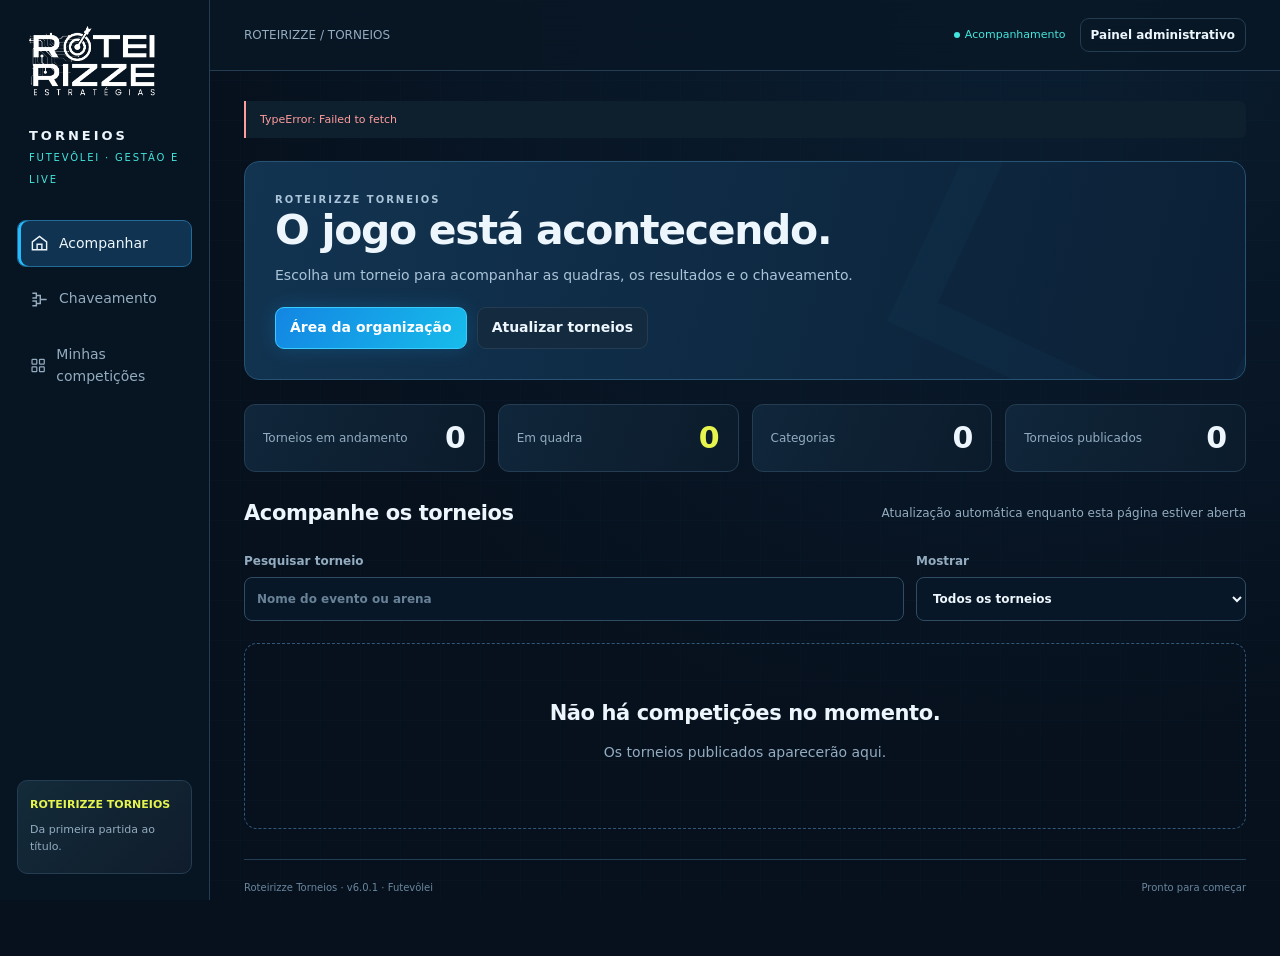
<file: index.html>
<!doctype html>
<html lang="pt-BR"><head><meta charset="utf-8"><script>/* Keep assets relative to the project folder on clean routes ending in /. */
(function(){if(!location.pathname.endsWith('/'))return;var parts=location.pathname.split('/').filter(Boolean),leaf=(parts.pop()||'').toLowerCase();if(['admin','inscricoes','chaveamento','index'].indexOf(leaf)<0)return;var base=document.createElement('base');base.href='../';document.head.appendChild(base);})();</script><meta name="referrer" content="no-referrer"><script src="auth-redirect.js?v=6.0.1" defer></script><meta name="viewport" content="width=device-width,initial-scale=1"><meta name="theme-color" content="#071321"><title>Acompanhar | Roteirizze Torneios</title><meta name="description" content="Categorias, sorteio e acompanhamento de competições de futevôlei."><link rel="icon" href="assets/favicon.ico?v=6.0.1" sizes="any"><link rel="icon" href="assets/favicon-32.png?v=6.0.1" type="image/png" sizes="32x32"><link rel="apple-touch-icon" href="assets/apple-touch-icon.png?v=6.0.1"><link rel="stylesheet" href="styles.css?v=6.0.1"><script src="templates.js?v=6.0.1" defer></script><script src="routing.js?v=6.0.1" defer></script><script src="crossings.js?v=6.0.1" defer></script><script src="engine.js?v=6.0.1" defer></script><script src="match-origins.js?v=6.0.1" defer></script><script src="layout.js?v=6.0.1" defer></script><script src="config.js?v=6.0.1" defer></script><script src="vendor/supabase.js?v=2.118.0" defer></script><script src="cloud.js?v=6.0.1" defer></script><script src="viewport.js?v=6.0.1" defer></script><script src="print-bracket.js?v=6.0.1" defer></script><script src="portal.js?v=6.0.1" defer></script><script src="features.js?v=6.0.1" defer></script><script src="draw-show.js?v=6.0.1" defer></script><script src="management.js?v=6.0.1" defer></script><script src="category-memory.js?v=6.0.1" defer></script><script src="app.js?v=6.0.1" defer></script></head><body><div id="app"></div><dialog id="modal"></dialog><div id="toast" role="status" aria-live="polite"></div><noscript>Ative o JavaScript para usar o painel e acompanhar a competição.</noscript></body></html>
</file>
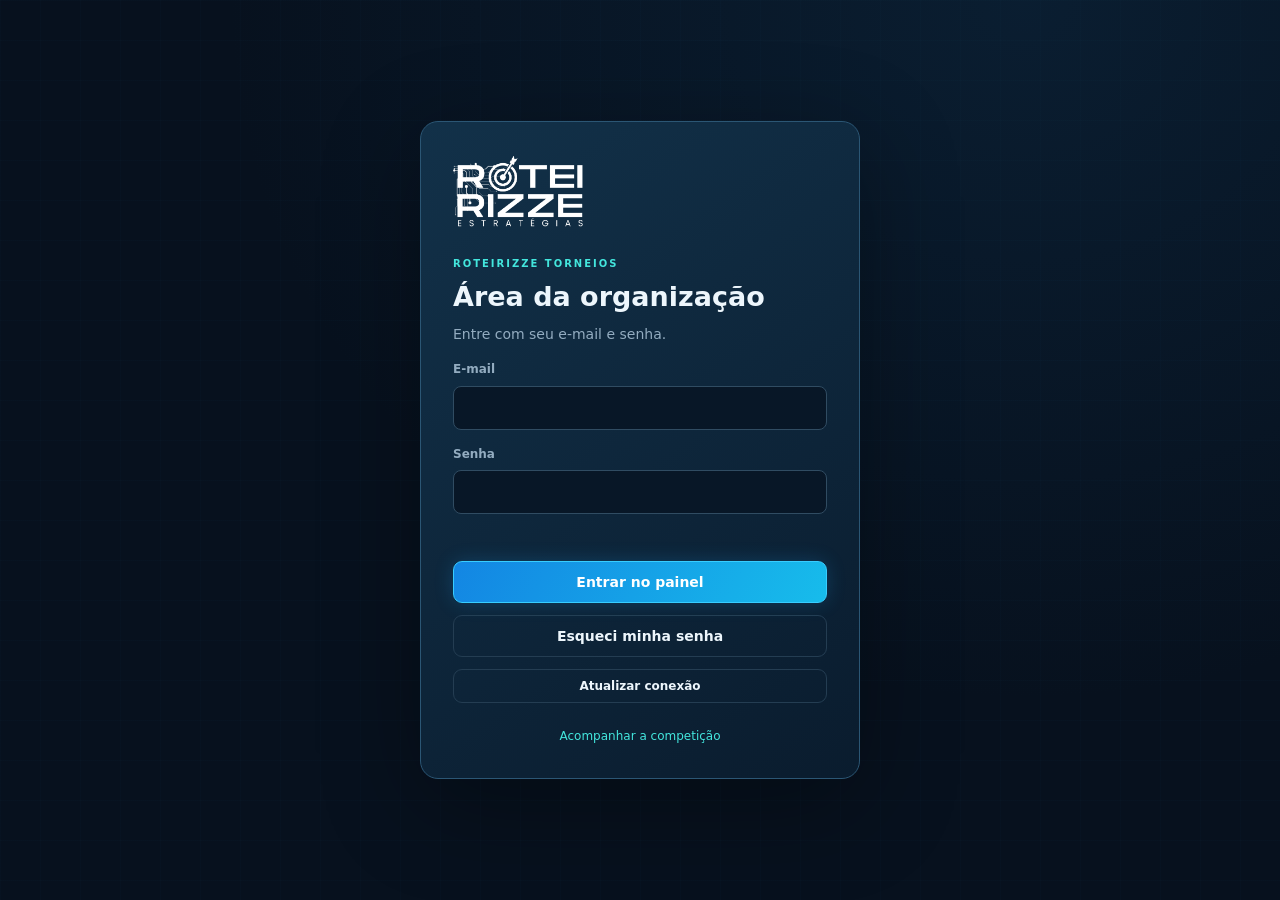
<file: admin.html>
<!doctype html>
<html lang="pt-BR"><head><meta charset="utf-8"><script>/* Keep assets relative to the project folder on clean routes ending in /. */
(function(){if(!location.pathname.endsWith('/'))return;var parts=location.pathname.split('/').filter(Boolean),leaf=(parts.pop()||'').toLowerCase();if(['admin','inscricoes','chaveamento','index'].indexOf(leaf)<0)return;var base=document.createElement('base');base.href='../';document.head.appendChild(base);})();</script><meta name="referrer" content="no-referrer"><script src="auth-redirect.js?v=6.0.1" defer></script><meta name="viewport" content="width=device-width,initial-scale=1"><meta name="theme-color" content="#071321"><title>Organização | Roteirizze Torneios</title><meta name="description" content="Categorias, sorteio e acompanhamento de competições de futevôlei."><link rel="icon" href="assets/favicon.ico?v=6.0.1" sizes="any"><link rel="icon" href="assets/favicon-32.png?v=6.0.1" type="image/png" sizes="32x32"><link rel="apple-touch-icon" href="assets/apple-touch-icon.png?v=6.0.1"><link rel="stylesheet" href="styles.css?v=6.0.1"><script src="templates.js?v=6.0.1" defer></script><script src="routing.js?v=6.0.1" defer></script><script src="crossings.js?v=6.0.1" defer></script><script src="engine.js?v=6.0.1" defer></script><script src="match-origins.js?v=6.0.1" defer></script><script src="layout.js?v=6.0.1" defer></script><script src="config.js?v=6.0.1" defer></script><script src="vendor/supabase.js?v=2.118.0" defer></script><script src="cloud.js?v=6.0.1" defer></script><script src="viewport.js?v=6.0.1" defer></script><script src="print-bracket.js?v=6.0.1" defer></script><script src="portal.js?v=6.0.1" defer></script><script src="features.js?v=6.0.1" defer></script><script src="draw-show.js?v=6.0.1" defer></script><script src="management.js?v=6.0.1" defer></script><script src="category-memory.js?v=6.0.1" defer></script><script src="app.js?v=6.0.1" defer></script></head><body><div id="app"></div><dialog id="modal"></dialog><div id="toast" role="status" aria-live="polite"></div><noscript>Ative o JavaScript para usar o painel e acompanhar a competição.</noscript></body></html>
</file>
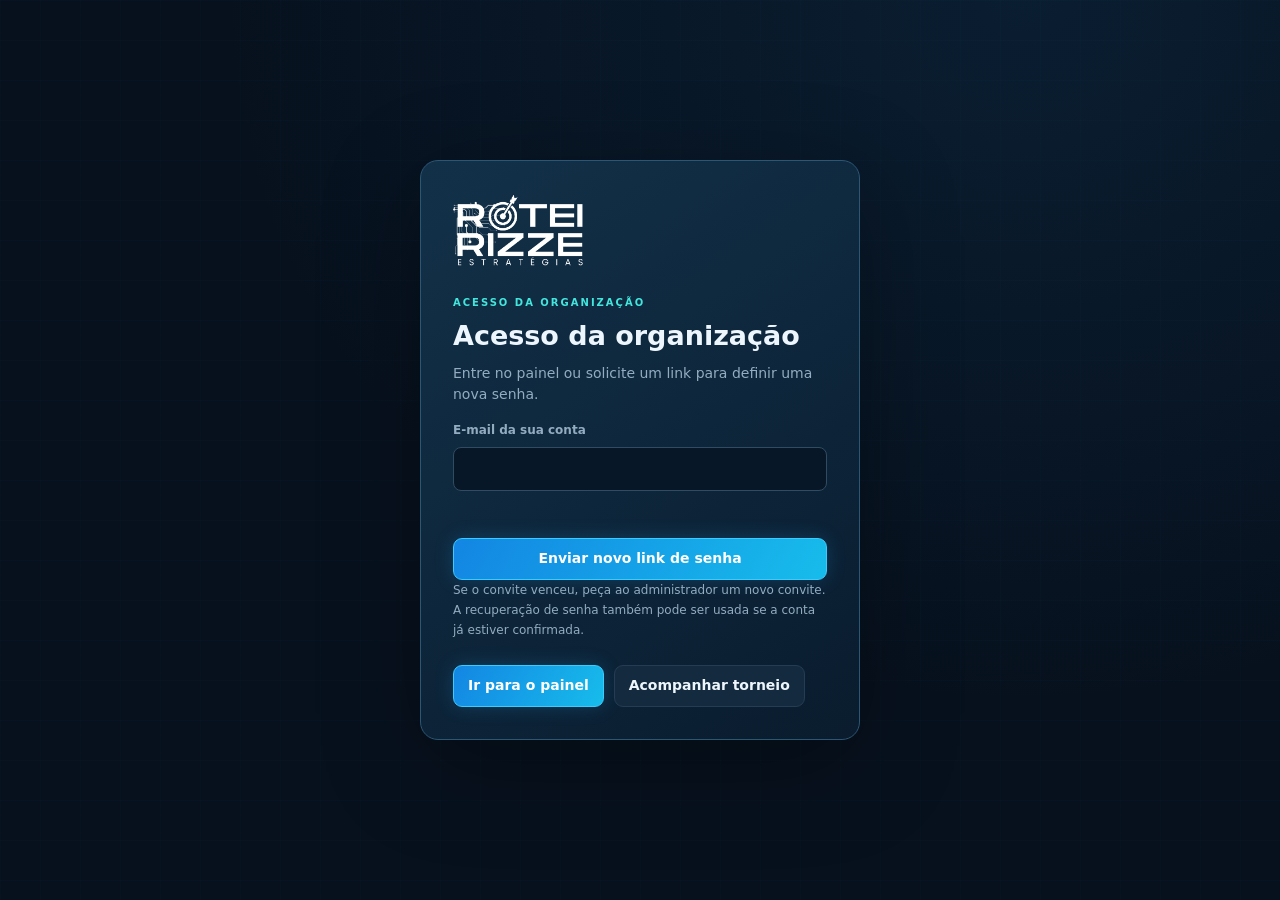
<file: auth.html>
<!doctype html>
<html lang="pt-BR"><head><meta charset="utf-8"><script>/* Keep assets relative to the project folder on clean routes ending in /. */
(function(){if(!location.pathname.endsWith('/'))return;var parts=location.pathname.split('/').filter(Boolean),leaf=(parts.pop()||'').toLowerCase();if(['admin','inscricoes','chaveamento','index','auth'].indexOf(leaf)<0)return;var base=document.createElement('base');base.href='../';document.head.appendChild(base);})();</script><meta name="viewport" content="width=device-width,initial-scale=1"><meta name="referrer" content="no-referrer"><meta name="robots" content="noindex,nofollow"><meta name="theme-color" content="#071321"><title>Acesso | Roteirizze Torneios</title><link rel="icon" href="assets/favicon.ico?v=6.0.1"><link rel="apple-touch-icon" href="assets/apple-touch-icon.png?v=6.0.1"><link rel="stylesheet" href="styles.css?v=6.0.1"><script src="config.js?v=6.0.1" defer></script><script src="vendor/supabase.js?v=2.118.0" defer></script><script src="auth-flow.js?v=6.0.1" defer></script><script src="auth-page.js?v=6.0.1" defer></script></head><body><main class="auth-page"><section class="auth-card"><a href="index.html"><img class="auth-logo" src="assets/logo-white.png" alt="Roteirizze"></a><div id="auth-content" aria-live="polite"><h1>Conferindo seu acesso</h1><p>Aguarde enquanto validamos seu link.</p></div></section></main><noscript>Ative o JavaScript para confirmar o e-mail ou definir sua senha.</noscript></body></html>
</file>
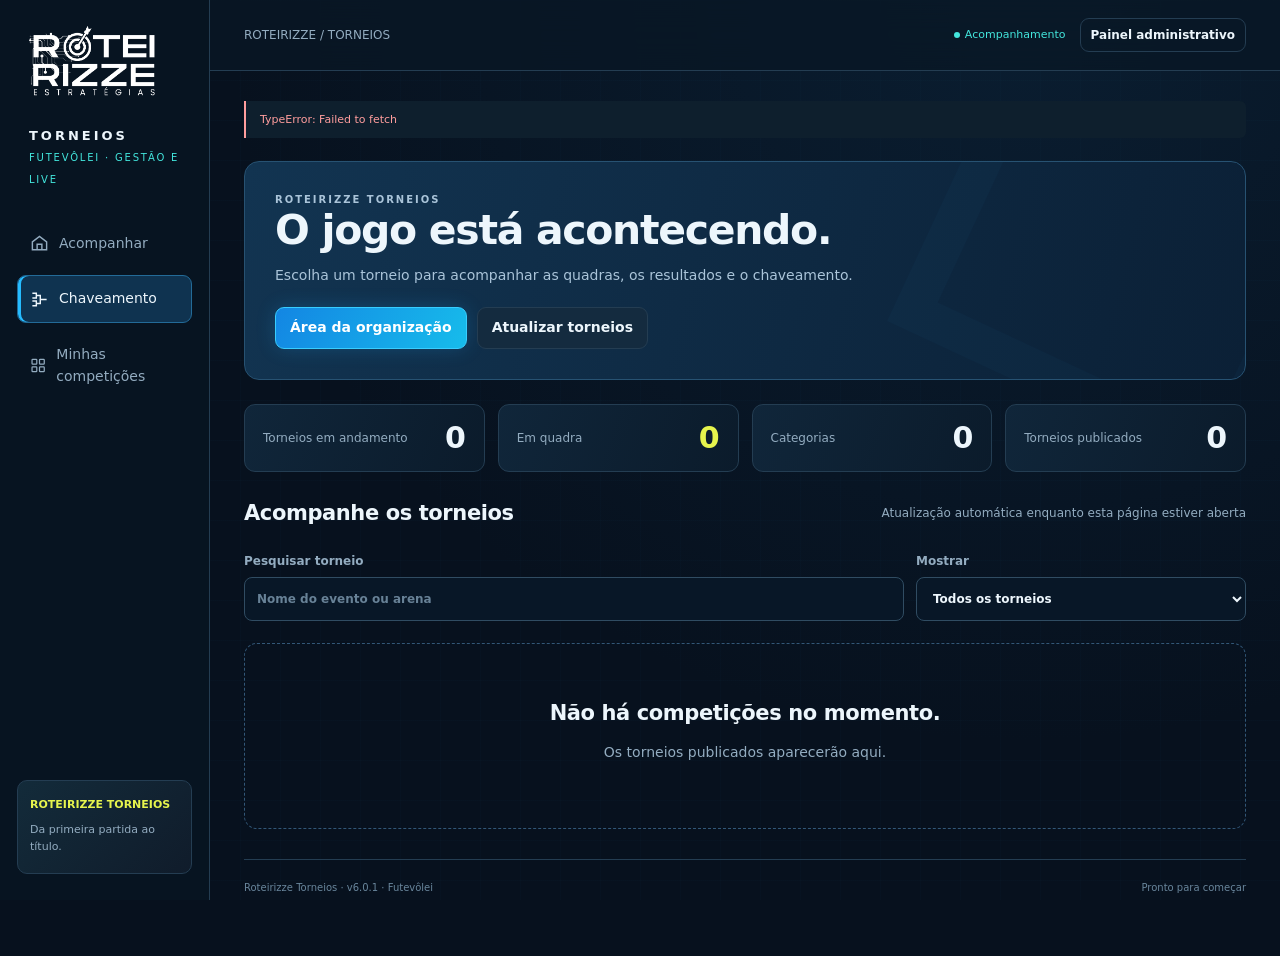
<file: chaveamento.html>
<!doctype html>
<html lang="pt-BR"><head><meta charset="utf-8"><script>/* Keep assets relative to the project folder on clean routes ending in /. */
(function(){if(!location.pathname.endsWith('/'))return;var parts=location.pathname.split('/').filter(Boolean),leaf=(parts.pop()||'').toLowerCase();if(['admin','inscricoes','chaveamento','index'].indexOf(leaf)<0)return;var base=document.createElement('base');base.href='../';document.head.appendChild(base);})();</script><meta name="referrer" content="no-referrer"><script src="auth-redirect.js?v=6.0.1" defer></script><meta name="viewport" content="width=device-width,initial-scale=1"><meta name="theme-color" content="#071321"><title>Chaveamento | Roteirizze Torneios</title><meta name="description" content="Categorias, sorteio e acompanhamento de competições de futevôlei."><link rel="icon" href="assets/favicon.ico?v=6.0.1" sizes="any"><link rel="icon" href="assets/favicon-32.png?v=6.0.1" type="image/png" sizes="32x32"><link rel="apple-touch-icon" href="assets/apple-touch-icon.png?v=6.0.1"><link rel="stylesheet" href="styles.css?v=6.0.1"><script src="templates.js?v=6.0.1" defer></script><script src="routing.js?v=6.0.1" defer></script><script src="crossings.js?v=6.0.1" defer></script><script src="engine.js?v=6.0.1" defer></script><script src="match-origins.js?v=6.0.1" defer></script><script src="layout.js?v=6.0.1" defer></script><script src="config.js?v=6.0.1" defer></script><script src="vendor/supabase.js?v=2.118.0" defer></script><script src="cloud.js?v=6.0.1" defer></script><script src="viewport.js?v=6.0.1" defer></script><script src="print-bracket.js?v=6.0.1" defer></script><script src="portal.js?v=6.0.1" defer></script><script src="features.js?v=6.0.1" defer></script><script src="draw-show.js?v=6.0.1" defer></script><script src="management.js?v=6.0.1" defer></script><script src="category-memory.js?v=6.0.1" defer></script><script src="app.js?v=6.0.1" defer></script></head><body><div id="app"></div><dialog id="modal"></dialog><div id="toast" role="status" aria-live="polite"></div><noscript>Ative o JavaScript para usar o painel e acompanhar a competição.</noscript></body></html>
</file>
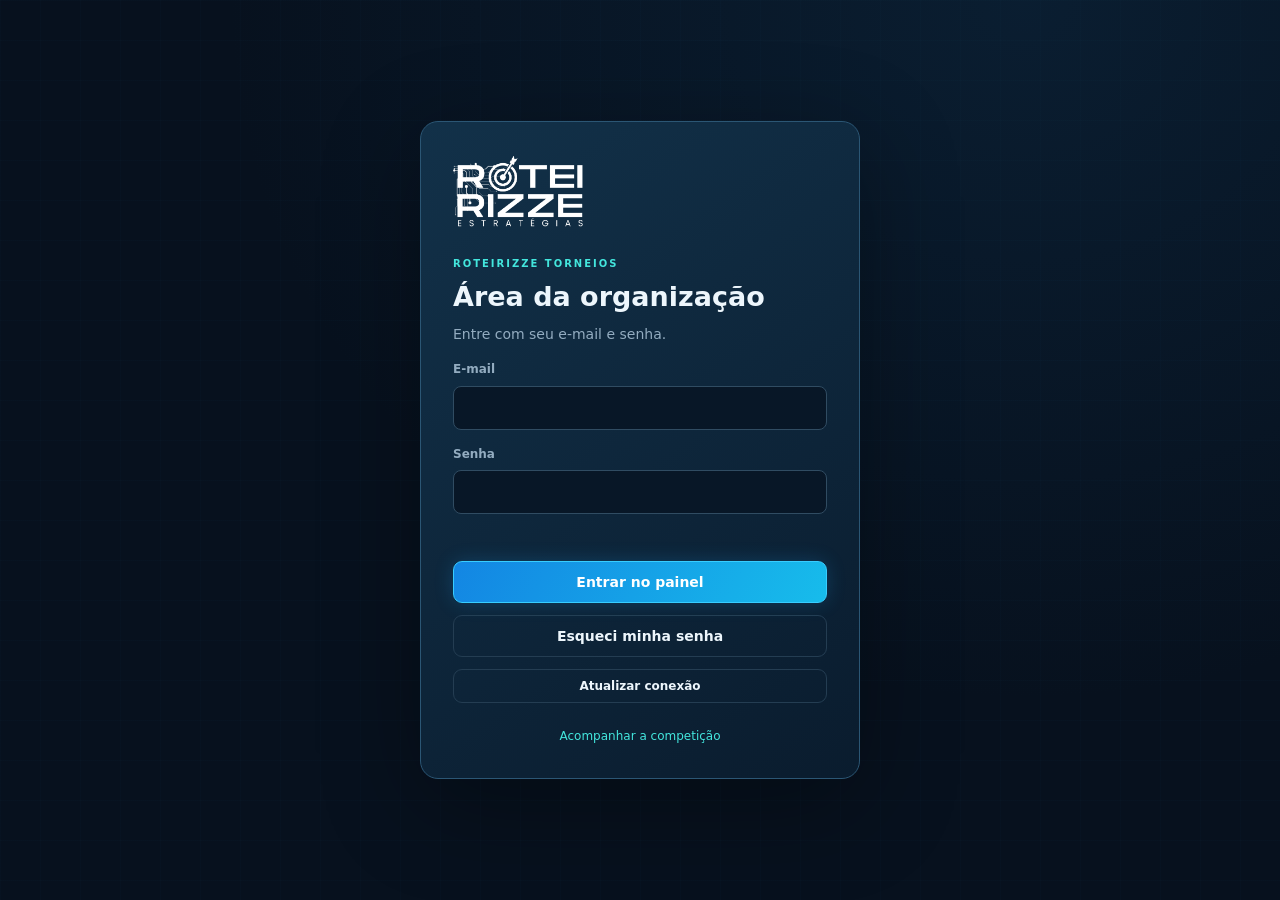
<file: inscricoes.html>
<!doctype html>
<html lang="pt-BR"><head><meta charset="utf-8"><script>/* Keep assets relative to the project folder on clean routes ending in /. */
(function(){if(!location.pathname.endsWith('/'))return;var parts=location.pathname.split('/').filter(Boolean),leaf=(parts.pop()||'').toLowerCase();if(['admin','inscricoes','chaveamento','index'].indexOf(leaf)<0)return;var base=document.createElement('base');base.href='../';document.head.appendChild(base);})();</script><meta name="referrer" content="no-referrer"><script src="auth-redirect.js?v=6.0.1" defer></script><meta name="viewport" content="width=device-width,initial-scale=1"><meta name="theme-color" content="#071321"><title>Duplas e categoria | Roteirizze Torneios</title><meta name="description" content="Categorias, sorteio e acompanhamento de competições de futevôlei."><link rel="icon" href="assets/favicon.ico?v=6.0.1" sizes="any"><link rel="icon" href="assets/favicon-32.png?v=6.0.1" type="image/png" sizes="32x32"><link rel="apple-touch-icon" href="assets/apple-touch-icon.png?v=6.0.1"><link rel="stylesheet" href="styles.css?v=6.0.1"><script src="templates.js?v=6.0.1" defer></script><script src="routing.js?v=6.0.1" defer></script><script src="crossings.js?v=6.0.1" defer></script><script src="engine.js?v=6.0.1" defer></script><script src="match-origins.js?v=6.0.1" defer></script><script src="layout.js?v=6.0.1" defer></script><script src="config.js?v=6.0.1" defer></script><script src="vendor/supabase.js?v=2.118.0" defer></script><script src="cloud.js?v=6.0.1" defer></script><script src="viewport.js?v=6.0.1" defer></script><script src="print-bracket.js?v=6.0.1" defer></script><script src="portal.js?v=6.0.1" defer></script><script src="features.js?v=6.0.1" defer></script><script src="draw-show.js?v=6.0.1" defer></script><script src="management.js?v=6.0.1" defer></script><script src="category-memory.js?v=6.0.1" defer></script><script src="app.js?v=6.0.1" defer></script></head><body><div id="app"></div><dialog id="modal"></dialog><div id="toast" role="status" aria-live="polite"></div><noscript>Ative o JavaScript para usar o painel e acompanhar a competição.</noscript></body></html>
</file>
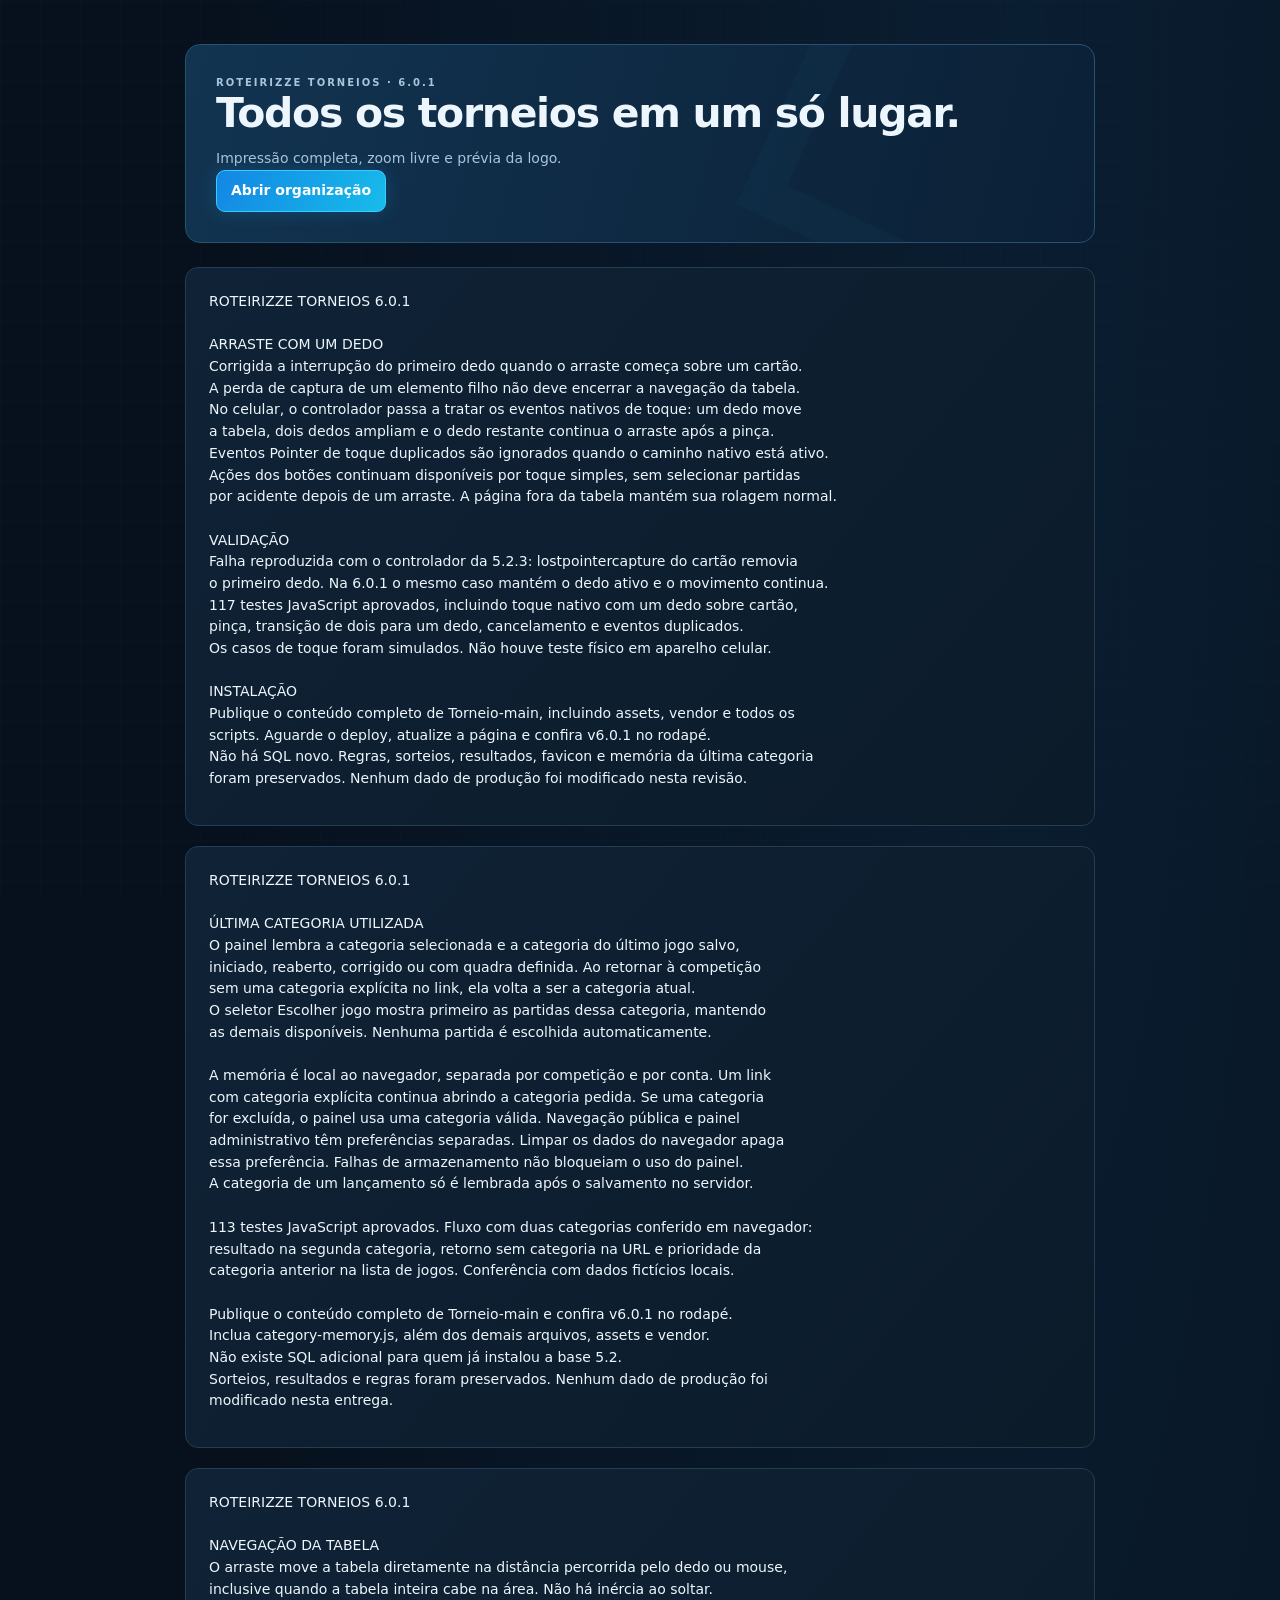
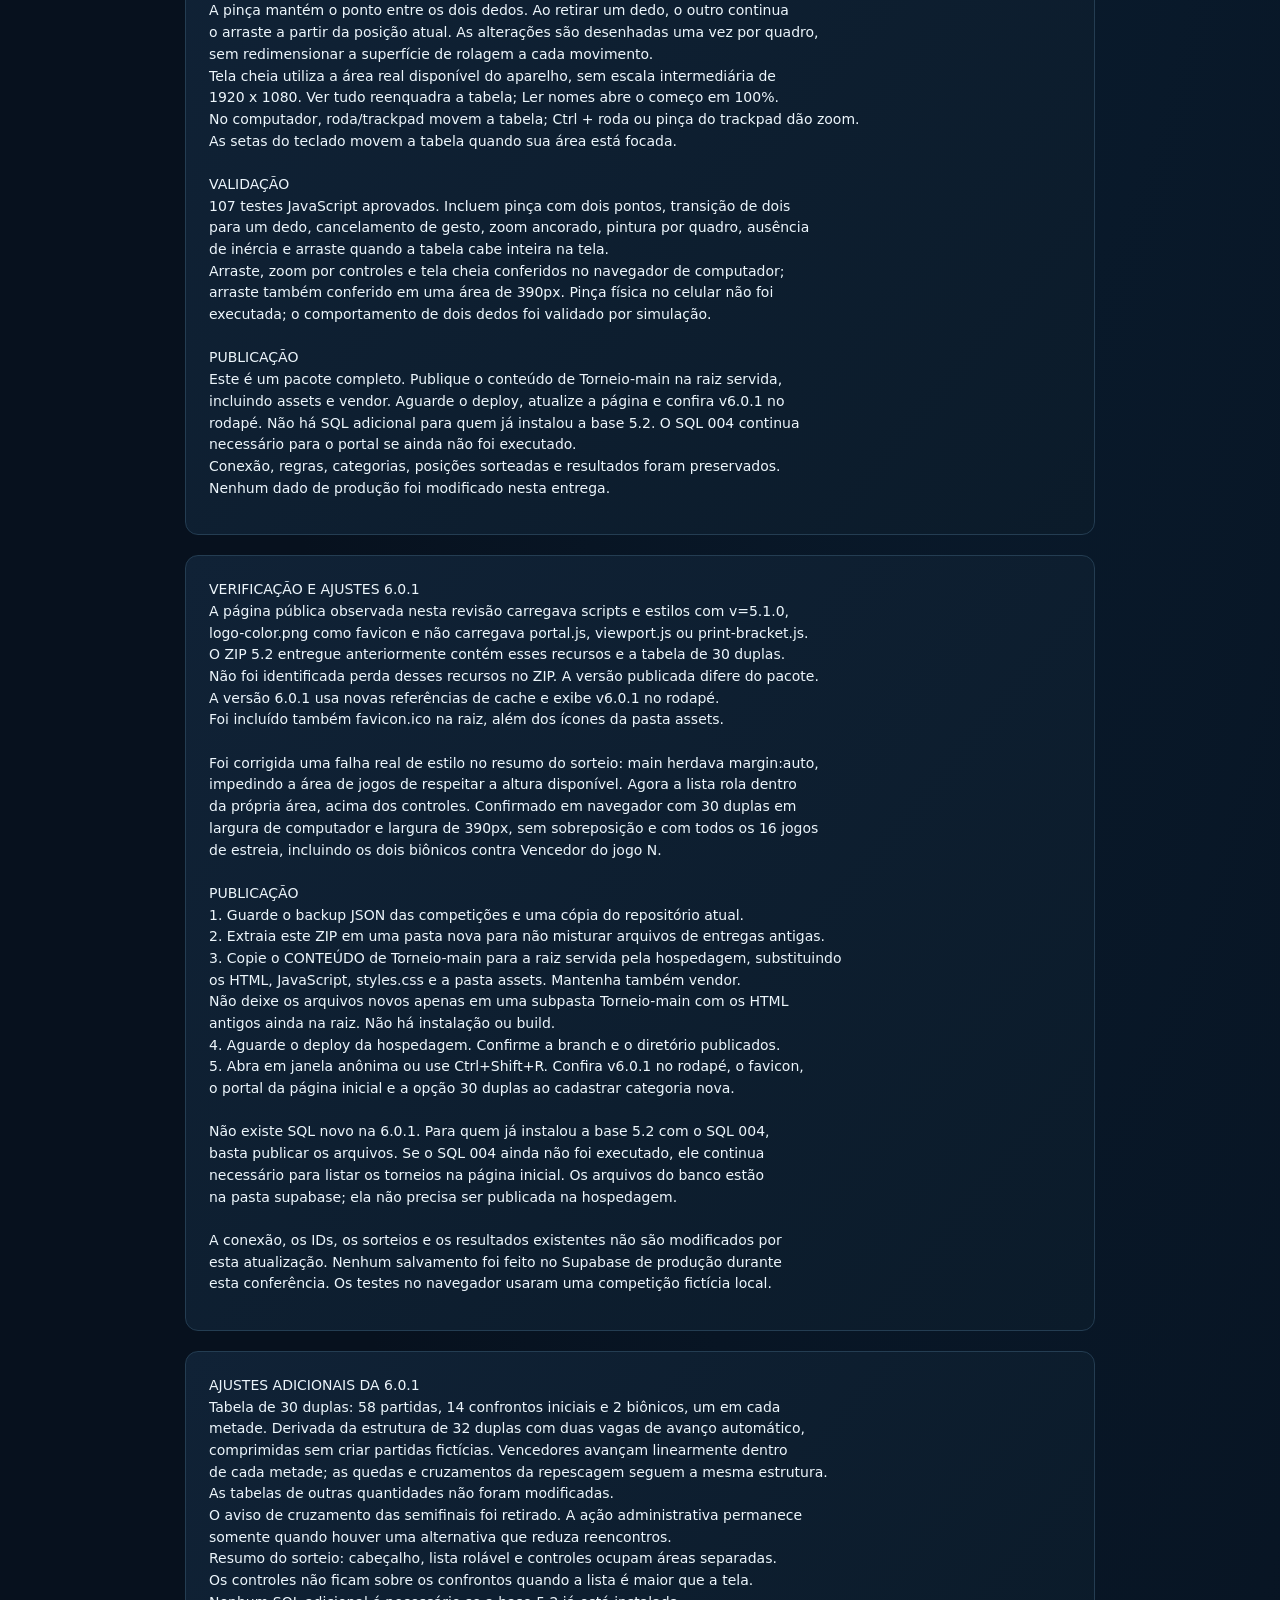
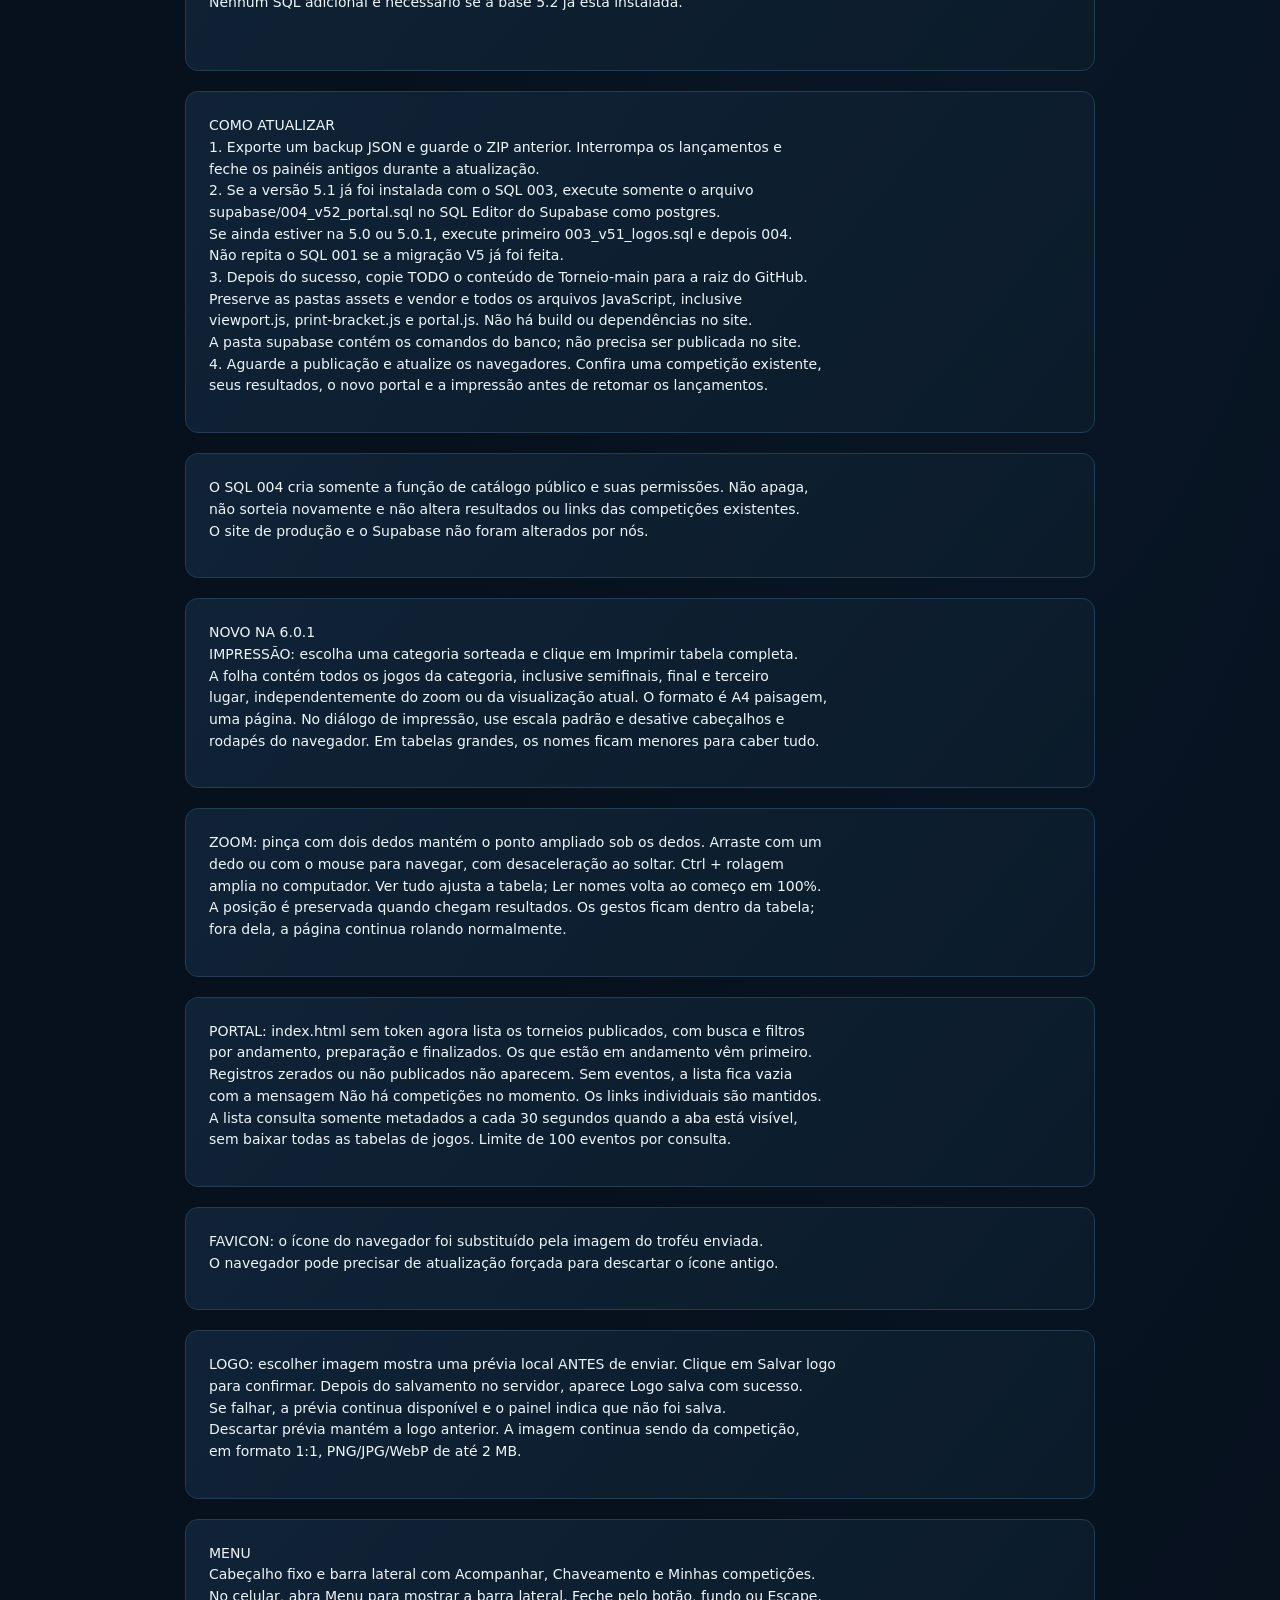
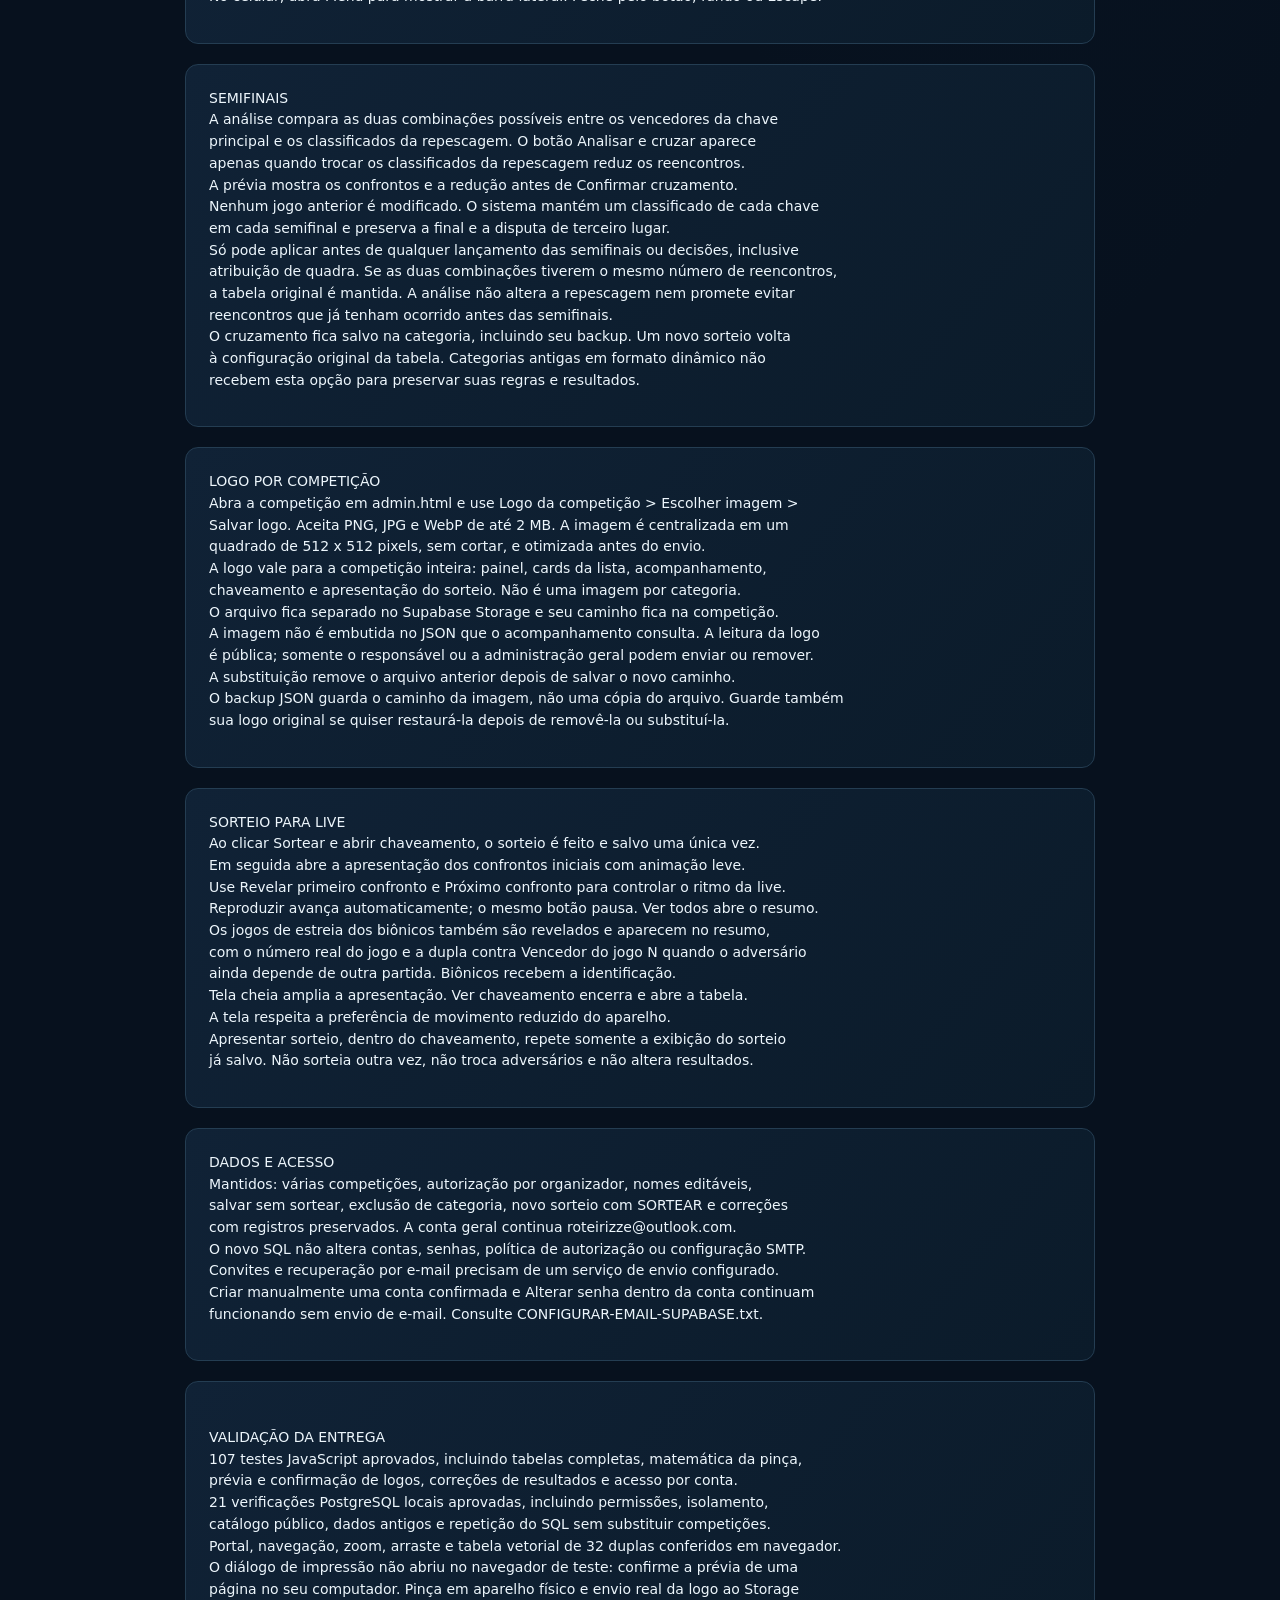
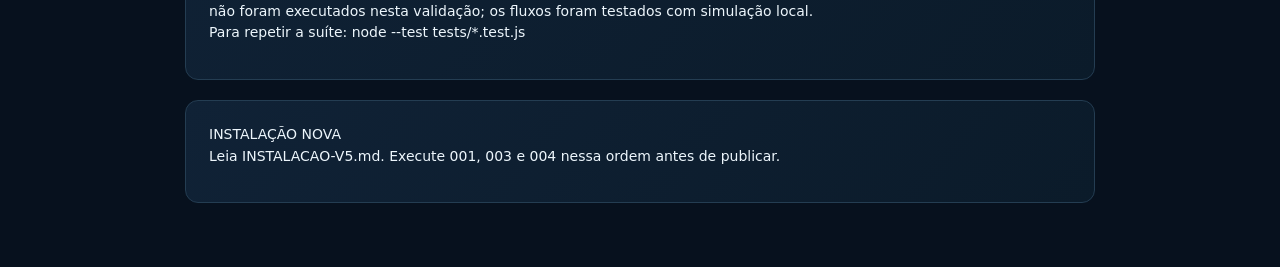
<file: LEIA-ME.html>
<!doctype html><html lang="pt-BR"><head><meta charset="utf-8"><meta name="viewport" content="width=device-width,initial-scale=1"><title>Guia 6.0.1 | Roteirizze Torneios</title><link rel="icon" href="assets/favicon.ico?v=6.0.1"><link rel="stylesheet" href="styles.css?v=6.0.1"></head><body><main style="max-width:950px;margin:24px auto;padding:20px"><section class="hero"><div class="copy"><p class="kicker">Roteirizze Torneios · 6.0.1</p><h1>Todos os torneios em um só lugar.</h1><p>Impressão completa, zoom livre e prévia da logo.</p><a class="btn primary" href="admin.html">Abrir organização</a></div></section><section class="panel"><p style="white-space:pre-line">ROTEIRIZZE TORNEIOS 6.0.1

ARRASTE COM UM DEDO
Corrigida a interrupção do primeiro dedo quando o arraste começa sobre um cartão.
A perda de captura de um elemento filho não deve encerrar a navegação da tabela.
No celular, o controlador passa a tratar os eventos nativos de toque: um dedo move
a tabela, dois dedos ampliam e o dedo restante continua o arraste após a pinça.
Eventos Pointer de toque duplicados são ignorados quando o caminho nativo está ativo.
Ações dos botões continuam disponíveis por toque simples, sem selecionar partidas
por acidente depois de um arraste. A página fora da tabela mantém sua rolagem normal.

VALIDAÇÃO
Falha reproduzida com o controlador da 5.2.3: lostpointercapture do cartão removia
o primeiro dedo. Na 6.0.1 o mesmo caso mantém o dedo ativo e o movimento continua.
117 testes JavaScript aprovados, incluindo toque nativo com um dedo sobre cartão,
pinça, transição de dois para um dedo, cancelamento e eventos duplicados.
Os casos de toque foram simulados. Não houve teste físico em aparelho celular.

INSTALAÇÃO
Publique o conteúdo completo de Torneio-main, incluindo assets, vendor e todos os
scripts. Aguarde o deploy, atualize a página e confira v6.0.1 no rodapé.
Não há SQL novo. Regras, sorteios, resultados, favicon e memória da última categoria
foram preservados. Nenhum dado de produção foi modificado nesta revisão.
</p></section><section class="panel"><p style="white-space:pre-line">ROTEIRIZZE TORNEIOS 6.0.1

ÚLTIMA CATEGORIA UTILIZADA
O painel lembra a categoria selecionada e a categoria do último jogo salvo,
iniciado, reaberto, corrigido ou com quadra definida. Ao retornar à competição
sem uma categoria explícita no link, ela volta a ser a categoria atual.
O seletor Escolher jogo mostra primeiro as partidas dessa categoria, mantendo
as demais disponíveis. Nenhuma partida é escolhida automaticamente.

A memória é local ao navegador, separada por competição e por conta. Um link
com categoria explícita continua abrindo a categoria pedida. Se uma categoria
for excluída, o painel usa uma categoria válida. Navegação pública e painel
administrativo têm preferências separadas. Limpar os dados do navegador apaga
essa preferência. Falhas de armazenamento não bloqueiam o uso do painel.
A categoria de um lançamento só é lembrada após o salvamento no servidor.

113 testes JavaScript aprovados. Fluxo com duas categorias conferido em navegador:
resultado na segunda categoria, retorno sem categoria na URL e prioridade da
categoria anterior na lista de jogos. Conferência com dados fictícios locais.

Publique o conteúdo completo de Torneio-main e confira v6.0.1 no rodapé.
Inclua category-memory.js, além dos demais arquivos, assets e vendor.
Não existe SQL adicional para quem já instalou a base 5.2.
Sorteios, resultados e regras foram preservados. Nenhum dado de produção foi
modificado nesta entrega.
</p></section><section class="panel"><p style="white-space:pre-line">ROTEIRIZZE TORNEIOS 6.0.1

NAVEGAÇÃO DA TABELA
O arraste move a tabela diretamente na distância percorrida pelo dedo ou mouse,
inclusive quando a tabela inteira cabe na área. Não há inércia ao soltar.
A pinça mantém o ponto entre os dois dedos. Ao retirar um dedo, o outro continua
o arraste a partir da posição atual. As alterações são desenhadas uma vez por quadro,
sem redimensionar a superfície de rolagem a cada movimento.
Tela cheia utiliza a área real disponível do aparelho, sem escala intermediária de
1920 x 1080. Ver tudo reenquadra a tabela; Ler nomes abre o começo em 100%.
No computador, roda/trackpad movem a tabela; Ctrl + roda ou pinça do trackpad dão zoom.
As setas do teclado movem a tabela quando sua área está focada.

VALIDAÇÃO
107 testes JavaScript aprovados. Incluem pinça com dois pontos, transição de dois
para um dedo, cancelamento de gesto, zoom ancorado, pintura por quadro, ausência
de inércia e arraste quando a tabela cabe inteira na tela.
Arraste, zoom por controles e tela cheia conferidos no navegador de computador;
arraste também conferido em uma área de 390px. Pinça física no celular não foi
executada; o comportamento de dois dedos foi validado por simulação.

PUBLICAÇÃO
Este é um pacote completo. Publique o conteúdo de Torneio-main na raiz servida,
incluindo assets e vendor. Aguarde o deploy, atualize a página e confira v6.0.1 no
rodapé. Não há SQL adicional para quem já instalou a base 5.2. O SQL 004 continua
necessário para o portal se ainda não foi executado.
Conexão, regras, categorias, posições sorteadas e resultados foram preservados.
Nenhum dado de produção foi modificado nesta entrega.
</p></section><section class="panel"><p style="white-space:pre-line">VERIFICAÇÃO E AJUSTES 6.0.1
A página pública observada nesta revisão carregava scripts e estilos com v=5.1.0,
logo-color.png como favicon e não carregava portal.js, viewport.js ou print-bracket.js.
O ZIP 5.2 entregue anteriormente contém esses recursos e a tabela de 30 duplas.
Não foi identificada perda desses recursos no ZIP. A versão publicada difere do pacote.
A versão 6.0.1 usa novas referências de cache e exibe v6.0.1 no rodapé.
Foi incluído também favicon.ico na raiz, além dos ícones da pasta assets.

Foi corrigida uma falha real de estilo no resumo do sorteio: main herdava margin:auto,
impedindo a área de jogos de respeitar a altura disponível. Agora a lista rola dentro
da própria área, acima dos controles. Confirmado em navegador com 30 duplas em
largura de computador e largura de 390px, sem sobreposição e com todos os 16 jogos
de estreia, incluindo os dois biônicos contra Vencedor do jogo N.

PUBLICAÇÃO
1. Guarde o backup JSON das competições e uma cópia do repositório atual.
2. Extraia este ZIP em uma pasta nova para não misturar arquivos de entregas antigas.
3. Copie o CONTEÚDO de Torneio-main para a raiz servida pela hospedagem, substituindo
   os HTML, JavaScript, styles.css e a pasta assets. Mantenha também vendor.
   Não deixe os arquivos novos apenas em uma subpasta Torneio-main com os HTML
   antigos ainda na raiz. Não há instalação ou build.
4. Aguarde o deploy da hospedagem. Confirme a branch e o diretório publicados.
5. Abra em janela anônima ou use Ctrl+Shift+R. Confira v6.0.1 no rodapé, o favicon,
   o portal da página inicial e a opção 30 duplas ao cadastrar categoria nova.

Não existe SQL novo na 6.0.1. Para quem já instalou a base 5.2 com o SQL 004,
basta publicar os arquivos. Se o SQL 004 ainda não foi executado, ele continua
necessário para listar os torneios na página inicial. Os arquivos do banco estão
na pasta supabase; ela não precisa ser publicada na hospedagem.

A conexão, os IDs, os sorteios e os resultados existentes não são modificados por
esta atualização. Nenhum salvamento foi feito no Supabase de produção durante
esta conferência. Os testes no navegador usaram uma competição fictícia local.
</p></section><section class="panel"><p style="white-space:pre-line">AJUSTES ADICIONAIS DA 6.0.1
Tabela de 30 duplas: 58 partidas, 14 confrontos iniciais e 2 biônicos, um em cada
metade. Derivada da estrutura de 32 duplas com duas vagas de avanço automático,
comprimidas sem criar partidas fictícias. Vencedores avançam linearmente dentro
de cada metade; as quedas e cruzamentos da repescagem seguem a mesma estrutura.
As tabelas de outras quantidades não foram modificadas.
O aviso de cruzamento das semifinais foi retirado. A ação administrativa permanece
somente quando houver uma alternativa que reduza reencontros.
Resumo do sorteio: cabeçalho, lista rolável e controles ocupam áreas separadas.
Os controles não ficam sobre os confrontos quando a lista é maior que a tela.
Nenhum SQL adicional é necessário se a base 5.2 já está instalada.

</p></section><section class="panel"><p style="white-space:pre-line">COMO ATUALIZAR
1. Exporte um backup JSON e guarde o ZIP anterior. Interrompa os lançamentos e
   feche os painéis antigos durante a atualização.
2. Se a versão 5.1 já foi instalada com o SQL 003, execute somente o arquivo
   supabase/004_v52_portal.sql no SQL Editor do Supabase como postgres.
   Se ainda estiver na 5.0 ou 5.0.1, execute primeiro 003_v51_logos.sql e depois 004.
   Não repita o SQL 001 se a migração V5 já foi feita.
3. Depois do sucesso, copie TODO o conteúdo de Torneio-main para a raiz do GitHub.
   Preserve as pastas assets e vendor e todos os arquivos JavaScript, inclusive
   viewport.js, print-bracket.js e portal.js. Não há build ou dependências no site.
   A pasta supabase contém os comandos do banco; não precisa ser publicada no site.
4. Aguarde a publicação e atualize os navegadores. Confira uma competição existente,
   seus resultados, o novo portal e a impressão antes de retomar os lançamentos.</p></section><section class="panel"><p style="white-space:pre-line">O SQL 004 cria somente a função de catálogo público e suas permissões. Não apaga,
não sorteia novamente e não altera resultados ou links das competições existentes.
O site de produção e o Supabase não foram alterados por nós.</p></section><section class="panel"><p style="white-space:pre-line">NOVO NA 6.0.1
IMPRESSÃO: escolha uma categoria sorteada e clique em Imprimir tabela completa.
A folha contém todos os jogos da categoria, inclusive semifinais, final e terceiro
lugar, independentemente do zoom ou da visualização atual. O formato é A4 paisagem,
uma página. No diálogo de impressão, use escala padrão e desative cabeçalhos e
rodapés do navegador. Em tabelas grandes, os nomes ficam menores para caber tudo.</p></section><section class="panel"><p style="white-space:pre-line">ZOOM: pinça com dois dedos mantém o ponto ampliado sob os dedos. Arraste com um
dedo ou com o mouse para navegar, com desaceleração ao soltar. Ctrl + rolagem
amplia no computador. Ver tudo ajusta a tabela; Ler nomes volta ao começo em 100%.
A posição é preservada quando chegam resultados. Os gestos ficam dentro da tabela;
fora dela, a página continua rolando normalmente.</p></section><section class="panel"><p style="white-space:pre-line">PORTAL: index.html sem token agora lista os torneios publicados, com busca e filtros
por andamento, preparação e finalizados. Os que estão em andamento vêm primeiro.
Registros zerados ou não publicados não aparecem. Sem eventos, a lista fica vazia
com a mensagem Não há competições no momento. Os links individuais são mantidos.
A lista consulta somente metadados a cada 30 segundos quando a aba está visível,
sem baixar todas as tabelas de jogos. Limite de 100 eventos por consulta.</p></section><section class="panel"><p style="white-space:pre-line">FAVICON: o ícone do navegador foi substituído pela imagem do troféu enviada.
O navegador pode precisar de atualização forçada para descartar o ícone antigo.</p></section><section class="panel"><p style="white-space:pre-line">LOGO: escolher imagem mostra uma prévia local ANTES de enviar. Clique em Salvar logo
para confirmar. Depois do salvamento no servidor, aparece Logo salva com sucesso.
Se falhar, a prévia continua disponível e o painel indica que não foi salva.
Descartar prévia mantém a logo anterior. A imagem continua sendo da competição,
em formato 1:1, PNG/JPG/WebP de até 2 MB.</p></section><section class="panel"><p style="white-space:pre-line">MENU
Cabeçalho fixo e barra lateral com Acompanhar, Chaveamento e Minhas competições.
No celular, abra Menu para mostrar a barra lateral. Feche pelo botão, fundo ou Escape.</p></section><section class="panel"><p style="white-space:pre-line">SEMIFINAIS
A análise compara as duas combinações possíveis entre os vencedores da chave
principal e os classificados da repescagem. O botão Analisar e cruzar aparece
apenas quando trocar os classificados da repescagem reduz os reencontros.
A prévia mostra os confrontos e a redução antes de Confirmar cruzamento.
Nenhum jogo anterior é modificado. O sistema mantém um classificado de cada chave
em cada semifinal e preserva a final e a disputa de terceiro lugar.
Só pode aplicar antes de qualquer lançamento das semifinais ou decisões, inclusive
atribuição de quadra. Se as duas combinações tiverem o mesmo número de reencontros,
a tabela original é mantida. A análise não altera a repescagem nem promete evitar
reencontros que já tenham ocorrido antes das semifinais.
O cruzamento fica salvo na categoria, incluindo seu backup. Um novo sorteio volta
à configuração original da tabela. Categorias antigas em formato dinâmico não
recebem esta opção para preservar suas regras e resultados.</p></section><section class="panel"><p style="white-space:pre-line">LOGO POR COMPETIÇÃO
Abra a competição em admin.html e use Logo da competição &gt; Escolher imagem &gt;
Salvar logo. Aceita PNG, JPG e WebP de até 2 MB. A imagem é centralizada em um
quadrado de 512 x 512 pixels, sem cortar, e otimizada antes do envio.
A logo vale para a competição inteira: painel, cards da lista, acompanhamento,
chaveamento e apresentação do sorteio. Não é uma imagem por categoria.
O arquivo fica separado no Supabase Storage e seu caminho fica na competição.
A imagem não é embutida no JSON que o acompanhamento consulta. A leitura da logo
é pública; somente o responsável ou a administração geral podem enviar ou remover.
A substituição remove o arquivo anterior depois de salvar o novo caminho.
O backup JSON guarda o caminho da imagem, não uma cópia do arquivo. Guarde também
sua logo original se quiser restaurá-la depois de removê-la ou substituí-la.</p></section><section class="panel"><p style="white-space:pre-line">SORTEIO PARA LIVE
Ao clicar Sortear e abrir chaveamento, o sorteio é feito e salvo uma única vez.
Em seguida abre a apresentação dos confrontos iniciais com animação leve.
Use Revelar primeiro confronto e Próximo confronto para controlar o ritmo da live.
Reproduzir avança automaticamente; o mesmo botão pausa. Ver todos abre o resumo.
Os jogos de estreia dos biônicos também são revelados e aparecem no resumo,
com o número real do jogo e a dupla contra Vencedor do jogo N quando o adversário
ainda depende de outra partida. Biônicos recebem a identificação.
Tela cheia amplia a apresentação. Ver chaveamento encerra e abre a tabela.
A tela respeita a preferência de movimento reduzido do aparelho.
Apresentar sorteio, dentro do chaveamento, repete somente a exibição do sorteio
já salvo. Não sorteia outra vez, não troca adversários e não altera resultados.</p></section><section class="panel"><p style="white-space:pre-line">DADOS E ACESSO
Mantidos: várias competições, autorização por organizador, nomes editáveis,
salvar sem sortear, exclusão de categoria, novo sorteio com SORTEAR e correções
com registros preservados. A conta geral continua roteirizze@outlook.com.
O novo SQL não altera contas, senhas, política de autorização ou configuração SMTP.
Convites e recuperação por e-mail precisam de um serviço de envio configurado.
Criar manualmente uma conta confirmada e Alterar senha dentro da conta continuam
funcionando sem envio de e-mail. Consulte CONFIGURAR-EMAIL-SUPABASE.txt.</p></section><section class="panel"><p style="white-space:pre-line">
VALIDAÇÃO DA ENTREGA
107 testes JavaScript aprovados, incluindo tabelas completas, matemática da pinça,
prévia e confirmação de logos, correções de resultados e acesso por conta.
21 verificações PostgreSQL locais aprovadas, incluindo permissões, isolamento,
catálogo público, dados antigos e repetição do SQL sem substituir competições.
Portal, navegação, zoom, arraste e tabela vetorial de 32 duplas conferidos em navegador.
O diálogo de impressão não abriu no navegador de teste: confirme a prévia de uma
página no seu computador. Pinça em aparelho físico e envio real da logo ao Storage
não foram executados nesta validação; os fluxos foram testados com simulação local.
Para repetir a suíte: node --test tests/*.test.js</p></section><section class="panel"><p style="white-space:pre-line">INSTALAÇÃO NOVA
Leia INSTALACAO-V5.md. Execute 001, 003 e 004 nessa ordem antes de publicar.
</p></section></main></body></html>
</file>
<file: styles.css>
:root{color-scheme:dark;--bg:#07111e;--panel:#0e2032;--panel2:#12283d;--line:#243d52;--text:#edf6fc;--muted:#93acc0;--blue:#25bcff;--cyan:#43e6dd;--yellow:#e6f44d;--red:#ff9d9d;--shadow:0 10px 40px #0004}*{box-sizing:border-box}body{margin:0;background:radial-gradient(ellipse at 80% 0,#10375755,transparent 55%),var(--bg);color:var(--text);font:14px/1.55 system-ui,-apple-system,Segoe UI,sans-serif}body:before{content:'';position:fixed;inset:0;pointer-events:none;background-image:linear-gradient(#3d8bbc06 1px,transparent 1px),linear-gradient(90deg,#3d8bbc06 1px,transparent 1px);background-size:40px 40px;z-index:-1}button,input,select,textarea{font:inherit}button,a{-webkit-tap-highlight-color:transparent;touch-action:manipulation}button{cursor:pointer}a{color:inherit;text-decoration:none}button,.btn{display:inline-flex;align-items:center;justify-content:center;gap:7px;border:1px solid var(--line);background:#142b3f;color:var(--text);border-radius:9px;padding:10px 14px;font-weight:650;line-height:1.4;min-height:42px}button:hover,.btn:hover{border-color:var(--blue);background:#193b55}button.primary,.btn.primary{background:linear-gradient(120deg,#1386e3,#17bceb);border-color:#38cdff;color:white;box-shadow:0 0 19px #1ca9ff33}button.lime,.btn.lime{background:var(--yellow);border-color:var(--yellow);color:#18200a;box-shadow:0 0 18px #d9f13922}button.ghost,.btn.ghost{background:transparent}button.danger{color:var(--red);border-color:#713b4a;background:#341f2c}button.small,.btn.small{font-size:12px;padding:7px 10px;min-height:34px}button:disabled{opacity:.4;cursor:not-allowed;box-shadow:none}button:focus-visible,a:focus-visible,input:focus-visible,textarea:focus-visible,select:focus-visible{outline:3px solid var(--cyan);outline-offset:3px}input,select,textarea{background:#081727;border:1px solid #304c62;color:var(--text);border-radius:8px;padding:11px 12px;width:100%;min-width:0;min-height:44px}textarea{resize:vertical}label{display:block;color:var(--muted);font-size:12px;font-weight:600}label input,label select,label textarea{margin-top:7px}input::placeholder,textarea::placeholder{color:#688297}select{cursor:pointer}.app-shell{display:grid;grid-template-columns:210px minmax(0,1fr);min-height:100vh}.sidebar{border-right:1px solid var(--line);background:#081522eb;padding:26px 17px;display:flex;flex-direction:column;gap:30px;position:sticky;top:0;height:100vh}.logo{display:flex;align-items:center;gap:11px;padding:0 12px}.logo img{width:126px;height:70px;object-fit:contain}.sidebar .product{padding:0 12px}.product strong{display:block;letter-spacing:3px;font-size:13px}.product span{color:var(--cyan);font-size:10px;text-transform:uppercase;letter-spacing:1.8px}.side-nav{display:flex;flex-direction:column;gap:8px}.side-nav a{padding:12px;border:1px solid transparent;border-radius:9px;color:var(--muted);display:flex;gap:10px;align-items:center}.side-nav a.active{color:var(--text);border-color:#236b98;background:#0f3350;box-shadow:inset 3px 0 var(--blue)}.side-nav svg{width:19px;height:19px;stroke:currentColor;fill:none;stroke-width:1.8}.sidebar-foot{margin-top:auto;padding:12px;border:1px solid var(--line);border-radius:10px;background:linear-gradient(135deg,#132b3a,#101c2b)}.sidebar-foot b{color:var(--yellow);font-size:11px}.sidebar-foot p{font-size:11px;color:var(--muted);margin:6px 0}.main-wrap{min-width:0}.topbar{display:flex;align-items:center;justify-content:space-between;gap:12px;padding:18px 34px;border-bottom:1px solid var(--line);background:#091726c9}.crumb{font-size:12px;color:var(--muted)}.toplinks{display:flex;align-items:center;gap:14px}.toplinks .sync{font-size:11px;color:var(--cyan)}main{max-width:1640px;padding:30px 34px 60px;margin:auto}.kicker{font-size:10px;font-weight:800;letter-spacing:2px;text-transform:uppercase;color:var(--cyan);margin:0 0 10px}.hero{border:1px solid #275272;border-radius:15px;padding:30px;background:linear-gradient(105deg,#123451,#0b2036);position:relative;overflow:hidden;display:flex;justify-content:space-between;align-items:center;gap:20px;margin-bottom:24px}.hero:after{content:'';position:absolute;width:300px;height:300px;right:30px;top:-120px;transform:rotate(25deg);border:38px solid #21b7ff0c;pointer-events:none}.hero .copy{position:relative;z-index:1;max-width:900px}.hero h1{font-size:clamp(27px,3.2vw,46px);line-height:1.12;letter-spacing:-1.3px;margin:0 0 12px;overflow-wrap:anywhere}.hero p{margin:0;color:#aac4d9}.hero .actions{margin-top:20px}.actions{display:flex;gap:10px;flex-wrap:wrap}.section-head{display:flex;align-items:center;justify-content:space-between;gap:14px;flex-wrap:wrap;margin:25px 0 16px}.section-head h2,h2{font-size:21px;letter-spacing:-.4px;margin:0}h3{font-size:16px;margin:0}p{margin:0 0 12px}.muted,.help{color:var(--muted)}.help{font-size:12px;line-height:1.7}.local-alert{font-size:11px;color:#a0b7c8;background:#0e1f2d;border-left:2px solid var(--cyan);padding:10px 14px;margin-bottom:23px;border-radius:0 6px 6px 0}.local-alert.error{border-color:var(--red);color:var(--red)}.stats{display:grid;grid-template-columns:repeat(4,minmax(0,1fr));gap:13px;margin:20px 0}.stat{background:linear-gradient(110deg,#10263a,#0b1b2b);border:1px solid var(--line);border-radius:11px;padding:18px;display:flex;align-items:center;justify-content:space-between;gap:8px}.stat b{font-size:30px;line-height:1;color:var(--text)}.stat span{color:var(--muted);font-size:12px}.stat.highlight b{color:var(--yellow)}.panel{background:linear-gradient(130deg,#102236,#0b1b2a);border:1px solid var(--line);border-radius:13px;padding:23px;margin-bottom:20px;min-width:0}.panel-head{display:flex;align-items:center;justify-content:space-between;gap:15px;margin-bottom:20px}.form-grid{display:grid;grid-template-columns:2fr 1fr 1fr;gap:15px}.two-col{display:grid;grid-template-columns:1fr 1fr;gap:18px}.grid{display:grid;grid-template-columns:repeat(3,minmax(0,1fr));gap:15px}.category-card{border:1px solid var(--line);border-radius:12px;padding:21px;background:#0f2437;position:relative;overflow:hidden}.category-card:before{content:'';width:55px;height:55px;background:#e6f44d10;position:absolute;right:-20px;top:-24px;transform:rotate(45deg)}.category-card h3{font-size:19px;margin:13px 0 7px;overflow-wrap:anywhere}.category-meta{display:flex;gap:14px;color:var(--muted);font-size:12px;margin:10px 0 18px}.tag{display:inline-flex;align-items:center;gap:4px;border:1px solid #2b5871;background:#122f45;border-radius:5px;padding:3px 7px;color:#9bd6f4;font-size:10px;font-weight:750;white-space:nowrap}.tag.lime{color:var(--yellow);border-color:#607031;background:#303b1b}.tag.live{color:var(--cyan);border-color:#286b62;background:#143b39}.tag.done{color:#8fdfb3;background:#153c2e;border-color:#2f5b45}.tag.waiting{color:#90a5b7;border-color:#34465a;background:#182b3e}.progress{height:3px;border-radius:3px;background:#20394d;overflow:hidden;margin:15px 0}.progress i{display:block;background:var(--cyan);height:100%;box-shadow:0 0 8px var(--cyan)}.empty{padding:45px 24px;text-align:center;border:1px dashed #325777;border-radius:13px;grid-column:1/-1;color:var(--muted)}.empty h2{color:var(--text);margin:8px 0 12px}.empty p{max-width:500px;margin:0 auto 20px}.court-grid{display:grid;grid-template-columns:repeat(3,1fr);gap:15px}.court-grid.one{grid-template-columns:1fr}.court-grid.two{grid-template-columns:repeat(2,1fr)}.court{border:1px solid #304f67;background:linear-gradient(135deg,#15334d,#0c2135);border-radius:12px;overflow:hidden}.court.busy{border-color:#398a82}.court-header{padding:15px 18px;border-bottom:1px solid #2a4a61;display:flex;justify-content:space-between;align-items:center;gap:10px}.court-header strong{letter-spacing:1px;font-size:12px}.court-body{padding:18px}.court-body .team-vs{font-size:17px;line-height:1.6;margin:8px 0 15px;overflow-wrap:anywhere}.court-body .versus{font-size:10px;color:var(--muted)}.court .help{margin:0 0 16px}.workflow{display:grid;grid-template-columns:repeat(4,1fr);gap:9px;margin:0 0 23px}.step{padding:13px 14px;border:1px solid var(--line);border-radius:9px;color:var(--muted);font-size:12px;display:flex;gap:9px;align-items:center}.step b{width:23px;height:23px;display:grid;place-items:center;border-radius:50%;background:#193348;font-size:11px}.step.active{border-color:#2988b4;color:white;background:#12334d}.step.done{color:var(--cyan)}.team-inputs{display:grid;grid-template-columns:repeat(2,minmax(0,1fr));gap:12px;margin:18px 0}.team-form{border:1px solid var(--line);border-radius:10px;padding:14px;background:#0b1d2d}.team-form-head{display:flex;justify-content:space-between;margin-bottom:11px;font-size:11px;color:var(--muted)}.team-form .row{display:grid;grid-template-columns:1fr 1fr;gap:10px}.toolbar{display:flex;gap:12px;align-items:end;flex-wrap:wrap;margin:22px 0}.toolbar label{min-width:160px;flex:1}.toolbar .search{flex:2}.category-select{max-width:380px}.draw-summary{padding:18px;border:1px solid #3d5c73;border-radius:10px;background:#142b3d;margin:18px 0}.draw-list{display:grid;grid-template-columns:repeat(3,minmax(0,1fr));gap:10px}.draw-slot{border:1px solid var(--line);border-radius:9px;background:#0b1d2d;padding:15px;display:flex;align-items:start;gap:12px}.draw-slot .slot{color:var(--blue);font-weight:800;min-width:24px}.draw-slot strong{display:block;font-size:13px;overflow-wrap:anywhere}.draw-slot small{color:var(--muted);font-size:10px}.model-note{font-size:12px;padding:14px;border:1px solid #496157;border-radius:9px;background:#192b27;color:#bdd4bd;margin:14px 0}.match{background:#10263a;border:1px solid #2b465f;border-radius:11px;padding:15px;min-width:0;position:relative}.match.live{border-color:#2ea98f;box-shadow:inset 0 3px var(--cyan),0 0 17px #26cdb514}.match.done{border-color:#31634d}.match.waiting{background:#0c1e30;border-color:#233a50}.match .top{display:flex;justify-content:space-between;gap:7px;align-items:center;margin-bottom:12px;font-size:11px;color:var(--muted)}.match .top b{color:var(--text);letter-spacing:1px}.team-row{display:flex;justify-content:space-between;align-items:center;gap:10px;padding:8px 10px;border-radius:5px;background:#19334b;margin:5px 0;min-height:42px}.team-row span{overflow-wrap:anywhere;min-width:0;font-size:13px}.team-row strong{font-size:20px;min-width:22px;text-align:center}.team-row.win{background:#2b3921;color:var(--yellow)}.team-row.pending{color:#8ca6bb;font-size:12px}.match-source{font-size:10px;color:#7798af;display:block;margin-top:3px}.match-footer{display:flex;justify-content:space-between;align-items:center;gap:7px;font-size:10px;color:var(--muted);margin-top:13px}.phase{font-size:10px;color:var(--cyan);text-transform:uppercase;letter-spacing:1px;margin:0 0 9px}.tabs{display:flex;gap:8px;margin:18px 0;flex-wrap:wrap}.tabs button.active,.tabs a.active{background:#15446a;border-color:#329fc7;color:#b5eeff}.bracket-layout{display:grid;grid-template-columns:minmax(0,1fr) 240px minmax(0,1fr);gap:18px;align-items:start}.bracket-lane{min-width:0;border:1px solid var(--line);border-radius:12px;background:#081929;overflow:hidden}.lane-head{padding:16px 17px;border-bottom:1px solid var(--line);background:#10283d}.lane-head h3{font-size:14px}.lane-head .help{margin:4px 0 0;font-size:10px}.losers .lane-head{background:#1d2c35;border-bottom-color:#716e2a}.losers .lane-head h3{color:var(--yellow)}.lane-scroll{overflow:auto;max-height:1100px;padding:18px;scrollbar-color:#315f7f #091a29}.tree{position:relative;display:flex;gap:32px;width:max-content;isolation:isolate;align-items:stretch;min-height:670px}.tree.reversed{flex-direction:row-reverse}.tree svg{position:absolute;inset:0;z-index:0;pointer-events:none;overflow:visible}.round-col{width:220px;display:flex;flex-direction:column;justify-content:space-around;gap:18px;position:relative;z-index:1}.round-label{font-size:10px;text-transform:uppercase;letter-spacing:1px;color:var(--muted);text-align:center;margin-bottom:4px}.round-col .match{width:220px;min-height:176px;padding:12px}.round-col .team-row{min-height:35px;padding:6px 8px}.round-col .team-row span{font-size:11px}.round-col .team-row strong{font-size:16px}.round-col .match-source{display:none}.round-col .top{font-size:10px}.round-col .tag{font-size:9px;padding:2px 5px}.finals{display:flex;flex-direction:column;gap:18px}.final-title{text-align:center;padding:17px;color:var(--cyan);font-size:12px;font-weight:800;letter-spacing:1px}.finals .match{margin:0}.finals .match.final{border-color:#8a8b35;background:linear-gradient(130deg,#273523,#152b2e)}.champion{border:1px solid #6a8538;background:linear-gradient(120deg,#2c3a20,#102d31);border-radius:12px;padding:22px;margin:20px 0}.champion h2{color:var(--yellow);margin:5px 0 8px}.champion p{margin:0}.podium-grid{display:grid;grid-template-columns:repeat(3,1fr);gap:12px}.podium-place{padding:17px;border:1px solid var(--line);border-radius:10px;background:#10253a;overflow-wrap:anywhere}.podium-place b{display:block;color:var(--yellow);font-size:11px;margin-bottom:8px}.legend{display:flex;gap:18px;flex-wrap:wrap;font-size:11px;color:var(--muted);margin:15px 0}.legend i{display:inline-block;width:18px;height:2px;background:var(--blue);vertical-align:middle;margin-right:6px}.legend i.l{background:var(--yellow)}.mobile-lanes{display:none}.details{border:1px solid var(--line);border-radius:9px;padding:13px 16px;color:var(--muted);font-size:12px;margin:20px 0}.details summary{cursor:pointer;color:var(--text);font-weight:650}.details p{margin:12px 0 0}.table-scroll{overflow:auto}table{border-collapse:collapse;width:100%;min-width:600px;font-size:12px}th,td{border-bottom:1px solid var(--line);padding:11px 14px;text-align:left}th{color:var(--muted);font-weight:650}.footer{display:flex;gap:15px;justify-content:space-between;border-top:1px solid var(--line);padding-top:20px;margin-top:30px;color:#69869c;font-size:10px}.status-dot{width:6px;height:6px;border-radius:50%;display:inline-block;background:var(--cyan);margin-right:5px}.score-grid{display:grid;grid-template-columns:1fr 1fr;gap:15px;margin:22px 0}.score-grid input{font-size:34px;text-align:center;padding:12px}.error-text{color:var(--red);font-size:12px;min-height:20px;margin:12px 0}.modal-head{display:flex;justify-content:space-between;align-items:start;gap:14px;margin-bottom:15px}dialog{border:1px solid #347194;background:linear-gradient(135deg,#132b40,#091b2d);border-radius:15px;width:min(560px,calc(100% - 26px));max-height:90vh;overflow:auto;color:var(--text);padding:25px;box-shadow:0 20px 100px #0009}dialog::backdrop{background:#020b14c9;backdrop-filter:blur(5px)}#toast{position:fixed;bottom:26px;left:50%;transform:translateX(-50%);max-width:calc(100% - 32px);padding:13px 20px;border:1px solid #36bbef;border-radius:10px;background:#113855;color:white;box-shadow:var(--shadow);z-index:100;font-size:13px;display:none}.notice{border:1px solid #3b5c73;background:#142e42;border-radius:9px;padding:14px;margin:18px 0;font-size:12px;color:#b0cbdc}.roster-team{display:flex;gap:12px;align-items:center;border:1px solid var(--line);border-radius:9px;padding:15px;background:#102438}.roster-team .num{font-size:12px;color:var(--blue);font-weight:800}.roster-team strong{font-size:13px;overflow-wrap:anywhere}.roster-team small{font-size:10px;display:block;color:var(--muted)}.roster{display:grid;grid-template-columns:repeat(3,1fr);gap:11px}.tableprint-title{display:none}.model-table td:last-child{max-width:600px;white-space:normal}@media(prefers-reduced-motion:reduce){*,*:before,*:after{animation:none!important;scroll-behavior:auto!important}}@media(max-width:1250px){.grid{grid-template-columns:repeat(2,minmax(0,1fr))}.bracket-layout{grid-template-columns:minmax(0,1fr) 215px minmax(0,1fr);gap:10px}.form-grid{grid-template-columns:1fr 1fr}.form-grid label:first-child{grid-column:1/-1}.roster{grid-template-columns:repeat(2,1fr)}.court-grid{grid-template-columns:repeat(2,1fr)}.draw-list{grid-template-columns:repeat(2,minmax(0,1fr))}}@media(max-width:950px){.app-shell{grid-template-columns:1fr}.sidebar{height:auto;position:static;border-right:0;border-bottom:1px solid var(--line);padding:12px 20px;display:flex;flex-direction:row;align-items:center;gap:20px}.logo{padding:0}.logo img{width:95px;height:52px}.sidebar .product,.sidebar-foot{display:none}.side-nav{flex-direction:row;gap:6px;margin-left:auto}.side-nav a{padding:10px;font-size:12px}.topbar{padding:13px 22px}main{padding:24px 22px 45px}.bracket-layout{display:block}.bracket-lane,.finals{margin-bottom:18px}.mobile-lanes{display:flex}.bracket-layout[data-lane=W]>.losers,.bracket-layout[data-lane=W]>.finals,.bracket-layout[data-lane=L]>.winners,.bracket-layout[data-lane=L]>.finals,.bracket-layout[data-lane=F]>.bracket-lane{display:none}.finals{max-width:620px;margin:0 auto}.tree{min-height:600px}.lane-scroll{max-height:none}.two-col{grid-template-columns:1fr}}@media(max-width:600px){body{font-size:13px}.sidebar{padding:10px 15px;gap:10px}.logo img{width:76px;height:45px}.side-nav a{padding:8px;min-height:42px;font-size:10px;gap:5px}.side-nav svg{width:16px;height:16px}.topbar{padding:10px 16px}.toplinks .sync{display:none}.crumb{font-size:10px}.toplinks .btn{padding:7px 10px;min-height:34px;font-size:11px}main{padding:19px 15px 40px}.hero{padding:22px 19px;border-radius:12px;gap:8px}.hero h1{font-size:29px;letter-spacing:-.8px}.hero p{font-size:12px}.hero .copy{min-width:0}.kicker{font-size:9px;letter-spacing:1.5px}.stats{grid-template-columns:repeat(2,minmax(0,1fr));gap:8px}.stat{padding:15px 13px}.stat b{font-size:26px}.stat span{font-size:10px}.grid,.court-grid,.court-grid.two,.team-inputs,.draw-list,.roster{grid-template-columns:1fr}.form-grid{grid-template-columns:1fr}.form-grid label:first-child{grid-column:auto}.panel{padding:18px 15px}.section-head h2,h2{font-size:19px}.category-card{padding:18px}.workflow{gap:5px}.step{padding:10px 5px;flex-direction:column;gap:6px;text-align:center;font-size:9px}.step b{width:21px;height:21px}.toolbar{gap:10px}.toolbar label,.toolbar .search{min-width:calc(50% - 10px);flex:1}.toolbar .category-select{max-width:none;width:100%;flex:100%}.toolbar .search{flex:100%}.team-form{padding:13px}.team-form .row{gap:9px}.team-form input{font-size:12px;padding:10px}.team-row span{font-size:12px}.score-grid{gap:10px}.score-grid input{font-size:30px}.podium-grid{grid-template-columns:1fr}.footer{flex-direction:column;gap:5px}.actions .btn,.actions button{font-size:12px}.hero .actions .btn{padding:9px 11px}.local-alert{font-size:10px}.lane-scroll{padding:13px}.round-col,.round-col .match{width:215px}dialog{padding:20px}.model-note{font-size:11px}.mobile-lanes button{flex:1;padding:9px 7px;font-size:11px}.details{font-size:11px}.topbar .sync{display:none}}@media print{body{background:white;color:black;font-size:10px}.sidebar,.topbar,.local-alert,.toolbar,.tabs,button,.btn,.actions,.footer,.workflow,.mobile-lanes,.screenonly{display:none!important}.app-shell{display:block}main{padding:0}.hero{background:white;border:0;padding:5px;color:black}.hero h1{font-size:24px;color:black}.hero p,.kicker{color:#444}.hero img{display:none}.panel,.category-card,.match,.team-row,.stat,.court,.court-header,.court-body{background:white!important;color:black!important;border-color:#aaa!important}.muted,.help,.match-source,.phase{color:#555!important}.team-row.win{color:#153c10!important}.team-row span{color:black!important}.grid{grid-template-columns:repeat(3,minmax(0,1fr));gap:7px}.match{break-inside:avoid;font-size:10px;padding:10px}.team-row{padding:4px;min-height:30px}.team-row strong{font-size:16px}.stats{margin:8px 0}.stat{padding:8px}.stat b{font-size:20px!important;color:black!important}.tag{background:white!important;border-color:#aaa!important;color:black!important}.bracket-layout{display:block}.bracket-lane,.finals{display:block!important;break-before:page;margin-top:15px}.lane-scroll{max-height:none;overflow:visible;zoom:.55}.lane-head,.losers .lane-head{background:white;color:black;border-color:#aaa}.lane-head h3,.final-title{color:black!important}.tree{min-height:500px}.round-col .match{width:220px}.table-scroll{overflow:visible}table{min-width:0}.tableprint-title{display:block}.champion,.podium-place{background:white;border-color:#aaa;color:black}.champion h2,.podium-place b{color:black}.match-footer{color:#555}.model-note{background:white;color:black;border-color:#aaa}}
@media(max-width:950px){.app-shell{grid-template-columns:minmax(0,1fr)}.sidebar{min-width:0}.main-wrap{width:100%}}
@media(max-width:600px){.sidebar{flex-direction:column;align-items:stretch;gap:7px}.sidebar .logo{align-self:center}.side-nav{display:grid;grid-template-columns:repeat(3,minmax(0,1fr));margin-left:0;width:100%}.side-nav a{justify-content:center;padding:8px 4px;min-width:0;font-size:10px}.side-nav a span{min-width:0}.topbar{flex-wrap:wrap}.court-body .kicker{overflow-wrap:anywhere}}
[hidden]{display:none!important}.workflow-simple{display:flex;align-items:center;gap:13px;margin:0 0 22px;color:var(--muted);font-size:12px}.workflow-simple .active{color:var(--cyan);font-weight:750}.matchup-title{font-size:18px;font-weight:700;line-height:1.5;margin:15px 0 22px;overflow-wrap:anywhere}.matchup-title small{display:block;font-size:12px;font-weight:500;color:var(--muted);margin:4px 0}.team-row strong.wo-score{font-size:12px;white-space:nowrap}.hero:after{right:-80px;border-color:#22baff07}.hero{min-height:180px}.hero .copy{max-width:100%}.versus{text-transform:none}.score-grid{margin:18px 0}.panel-head{flex-wrap:wrap}
@media(max-width:600px){.hero{min-height:150px}.matchup-title{font-size:16px}}
/* Quadras de areia e chaveamento com decisão central */
.form-grid{grid-template-columns:2fr 1fr}
.sand-court{padding:21px 13px;background:radial-gradient(ellipse at 30% 20%,#f3dfad99,transparent 60%),repeating-radial-gradient(circle at 10% 40%,#a8834915 0 1px,transparent 1px 5px),#cdb281;border-radius:9px;margin:14px 0 18px;box-shadow:inset 0 0 25px #785a3433}
.court-lines{position:relative;display:grid;grid-template-columns:1fr 1fr;border:3px solid #2161a3;min-height:150px;aspect-ratio:2/1;max-height:300px;max-width:600px;margin:auto}
.court-half{display:flex;flex-direction:column;align-items:center;justify-content:center;text-align:center;gap:10px;padding:12px;min-width:0;color:#162d41}
.court-half strong{font-size:clamp(12px,1.2vw,17px);line-height:1.45;overflow-wrap:anywhere;text-shadow:0 1px #fff5}
.court-side{font-size:9px;letter-spacing:1.2px;font-weight:800;color:#324f63}
.court-net{position:absolute;left:50%;top:-12px;bottom:-12px;width:5px;transform:translateX(-50%);background:repeating-linear-gradient(to bottom,#f3f8ff 0 4px,#476177 4px 6px);box-shadow:3px 0 0 #1d3b5244}
.court-net:before,.court-net:after{content:'';position:absolute;left:-3px;width:11px;height:7px;border-radius:2px;background:#19374f}.court-net:before{top:0}.court-net:after{bottom:0}
.court-controls{display:flex;justify-content:center;align-items:center;min-height:36px}.court-controls .help{margin:0}.court-grid.one .court-body{max-width:800px;margin:auto}.court-grid.one .sand-court{width:min(640px,100%)}
.championship-scroll{overflow:auto;padding:22px;scrollbar-color:#315f7f #091a29}.championship-tree{position:relative;isolation:isolate}.championship-tree>svg{position:absolute;inset:0;z-index:-1;pointer-events:none;overflow:visible}.bracket-node{position:absolute;width:236px}.bracket-node .match{min-height:232px;padding:12px}.bracket-node .team-row{min-height:57px;padding:7px 8px}.bracket-node .team-row span{font-size:12px;line-height:1.35}.bracket-node .match-source{font-size:9px;line-height:1.3}.bracket-node .team-row strong{font-size:17px}.bracket-node .tag{font-size:9px}.bracket-node .phase{font-size:9px}.title-node .match{border-color:var(--yellow);background:linear-gradient(140deg,#303e25,#102b39);box-shadow:0 0 28px #d5ed3615}.title-node .phase{color:var(--yellow);font-weight:800}.bracket-heading{position:absolute;top:0;width:236px;color:var(--cyan);font-size:12px;font-weight:800;letter-spacing:1.5px;text-align:center}.bracket-heading span{display:block;color:var(--muted);font-size:10px;letter-spacing:0;font-weight:400;margin-top:5px}.bracket-heading.center{color:var(--yellow)}.repechage{margin-top:24px}.repechage .tree{flex-direction:row}.repechage .lane-scroll{max-height:none}.repechage .round-col{justify-content:space-around}.championship .lane-head{border-left:3px solid var(--cyan)}
@media(max-width:600px){.form-grid{grid-template-columns:1fr}.court-half{padding:10px 8px}.court-lines{min-height:145px}.court-half strong{font-size:12px}.championship-scroll{padding:15px}.legend{gap:10px;font-size:10px}}
@media print{.championship-scroll{overflow:visible;zoom:.35}.sand-court{background:#ecdfc5!important}.court-half strong,.court-side{color:#162d41!important}.repechage{break-before:page}.championship-tree .match{background:white!important}.bracket-heading,.bracket-heading span{color:black!important}}

.loser-node .match{border-color:#6d7540}.loser-node .phase,.losers-heading{color:var(--yellow)}
/* Compact bracket viewport; positions remain the resolved tournament graph. */
.championship .lane-head{display:flex;align-items:center;justify-content:space-between;gap:12px;flex-wrap:wrap}.bracket-tools{display:flex;align-items:center;gap:8px;padding:10px 15px;border-bottom:1px solid var(--line);background:#0d2233}.bracket-tools button{min-height:36px;padding:6px 12px;font-size:12px}.bracket-tools output{font-size:11px;color:var(--cyan);min-width:38px;text-align:center}.championship-scroll{height:560px;max-height:65vh;min-height:300px;padding:16px;overscroll-behavior:contain;-webkit-overflow-scrolling:touch}.bracket-surface{position:relative}.bracket-scale{position:absolute;left:0;top:0;transform-origin:top left}.bracket-node .match{min-height:176px;padding:10px}.bracket-node .phase{display:none}.bracket-node .top{margin-bottom:7px}.bracket-node .team-row{min-height:40px;margin:4px 0;padding:5px 7px}.bracket-node .team-row span{font-size:12px}.bracket-node .match-footer{margin-top:8px;min-height:20px}.bracket-node .match-source{font-size:8px;margin-top:2px}.bracket-node .match-footer button{min-height:28px;padding:4px 8px;font-size:10px}.bracket-open{overflow:hidden}.championship.bracket-fullscreen{position:fixed;inset:0;width:100vw;height:100dvh;z-index:900;background:#081929;border:0;border-radius:0;margin:0;overflow:hidden}.bracket-fullscreen .championship-scroll{position:relative;max-height:none;min-height:0;max-width:none;background:#081929;margin:0}.bracket-fullscreen .lane-head{padding:10px 15px}.bracket-fullscreen .lane-head>button[data-action=bracket-fullscreen]{display:none}.bracket-fullscreen .bracket-close{margin-left:auto}.bracket-fullscreen .bracket-tools{padding:7px 15px}.bracket-fullscreen .bracket-tools button{min-height:32px}.roster-team{padding:14px 17px}
@media(max-width:600px){.championship-scroll{height:410px;max-height:58vh;min-height:280px}.championship .lane-head{padding:13px}.championship .lane-head h3{font-size:12px}.championship .lane-head>button{width:100%}.bracket-tools{gap:6px;padding:9px 10px}.bracket-tools button{padding:6px 9px;font-size:11px}.bracket-fullscreen .lane-head{flex-wrap:nowrap}.bracket-fullscreen .lane-head .help{display:none}.bracket-fullscreen .lane-head>button.bracket-close{width:auto;white-space:nowrap}.bracket-fullscreen .bracket-tools button{font-size:11px}}
@media print{.bracket-tools{display:none!important}.championship-scroll{height:auto;max-height:none;overflow:visible}.bracket-scale{transform:none!important}.bracket-surface{width:auto!important}}
.auth-page{min-height:100dvh;display:grid;place-items:center;padding:24px;max-width:none}.auth-card{width:min(440px,100%);border:1px solid #2b5674;border-radius:18px;padding:32px;background:linear-gradient(145deg,#123149,#0a1c2e);box-shadow:0 25px 100px #0005}.auth-logo{width:130px;height:75px;object-fit:contain;margin-bottom:20px}.auth-card h1{font-size:27px;line-height:1.2;margin:10px 0}.auth-card label{margin:15px 0}.auth-card form>button{width:100%}.auth-card>button{margin-top:12px;display:block;width:100%}.auth-card .auth-public{display:block;text-align:center;margin-top:24px;color:var(--cyan);font-size:12px}.saving button,.saving input,.saving select,.saving textarea{pointer-events:none;opacity:.65}.saving:after{content:'Salvando no servidor…';position:fixed;bottom:16px;left:50%;transform:translateX(-50%);padding:12px 20px;background:#15446a;border:1px solid var(--cyan);border-radius:10px;color:white;z-index:1200;font-size:13px}
.bracket-fullscreen .bracket-surface{margin-left:auto;margin-right:auto}

/* Duplas eliminadas: indicação visual derivada dos resultados. */
.team-row.eliminated,.team-row.win.eliminated{background:#3b202a;border-color:#a74a59;color:#ffb3bc;box-shadow:inset 3px 0 #ff687c}
.team-row.eliminated>span{color:#ffb3bc}
.eliminated-label{display:block;font-size:9px;line-height:1.25;font-weight:700;color:#ff91a0;margin-top:3px}

.team-row.eliminated .match-source{color:#c997a0}
@media print{.team-row.eliminated{border-left:3px solid #a00020!important}.eliminated-label,.team-row.eliminated>span{color:#8a0018!important}}

/* Celebração apenas na vitória da final e no pódio. */
.team-row.win.champion-team{position:relative;isolation:isolate;overflow:hidden;background:linear-gradient(115deg,#493617,#74561e,#493617);border:1px solid #edc75c;color:#fff0b3;animation:champion-glow 3s ease-in-out infinite}
.team-row.champion-team>span,.team-row.champion-team>strong{position:relative;z-index:1;color:#fff0b3}
.champion-label{display:flex;align-items:center;gap:6px;color:#ffdb75;font-size:9px;font-weight:800;letter-spacing:.5px;margin-top:5px}
.champion-crown{display:inline-block;width:23px;height:21px;flex:none;color:#ffd35c;filter:drop-shadow(0 0 5px #ffd35c88);animation:crown-shine 3s ease-in-out infinite;vertical-align:middle}
.team-row.champion-team .match-source{color:#e2cd94}
.champion-team:before,.champion-celebration:before{content:'';position:absolute;z-index:0;top:-40%;bottom:-40%;left:-65%;width:45%;background:linear-gradient(90deg,transparent,#fff8cc44,transparent);transform:skewX(-20deg);animation:champion-sweep 4.8s ease-in-out infinite;pointer-events:none}
.champion-celebration{position:relative;isolation:isolate;overflow:hidden;border-color:#d7ad44;background:linear-gradient(120deg,#3f3017,#132a32);animation:champion-glow 3s ease-in-out infinite}
.champion-celebration>*{position:relative;z-index:1}.champion-celebration>.champion-crown{display:block;width:43px;height:36px;margin-bottom:12px}.champion-celebration h2{color:#ffdf82}.podium-place.first-place{border-color:#ad8b3b;background:linear-gradient(135deg,#3c311b,#142c37)}.podium-place.first-place b{color:#ffdf82}
@keyframes champion-glow{0%,100%{box-shadow:0 0 8px #edbe3822,inset 0 0 8px #ffd35c0d}50%{box-shadow:0 0 21px #edbe3855,inset 0 0 14px #ffd35c18}}
@keyframes crown-shine{0%,100%{filter:drop-shadow(0 0 3px #ffd35c66);transform:translateY(0)}50%{filter:drop-shadow(0 0 8px #ffe795cc);transform:translateY(-2px)}}
@keyframes champion-sweep{0%,55%{left:-65%;opacity:0}60%{opacity:1}90%,100%{left:150%;opacity:0}}
@media(prefers-reduced-motion:reduce){.champion-team,.champion-celebration,.champion-crown,.champion-team:before,.champion-celebration:before{animation:none!important}.champion-team:before,.champion-celebration:before{display:none}}
@media print{.champion-team,.champion-celebration,.champion-crown{animation:none!important;box-shadow:none!important;filter:none!important}.champion-team:before,.champion-celebration:before{display:none}.champion-crown,.champion-label{color:#705100!important}.team-row.champion-team{border:2px solid #9b791b!important}.team-row.champion-team>span,.team-row.champion-team>strong{color:#5a4000!important}}

/* Table sequence, bionic entries and finishing positions. */
.sequence-panel{margin:0 0 18px;padding:18px;border:1px solid var(--line);border-radius:12px;background:var(--panel)}
.sequence-panel h3{margin-bottom:12px}.sequence-blocks{display:flex;flex-wrap:wrap;gap:8px}
.sequence-block{display:flex;flex-direction:column;gap:3px;padding:10px 14px;border:1px solid var(--line);border-radius:8px;background:#0a1928;color:var(--muted);min-width:115px}
.sequence-block strong{font-size:12px}.sequence-block span{font-size:13px}.sequence-block small{font-size:10px}
.sequence-block.current{border-color:var(--cyan);color:var(--text);background:#103440}.sequence-block.current small{color:var(--cyan)}.sequence-block.complete{border-color:#3a665c}.sequence-block.complete small{color:#95d7bd}
.bionic-label{display:block;color:var(--cyan);font-size:9px;font-weight:700;margin-top:3px}.placement-label{display:block;color:#b8cfdf;font-size:10px;font-weight:700;margin-top:3px}
.podium-grid{grid-template-columns:repeat(4,minmax(0,1fr))}
@media(max-width:900px){.podium-grid{grid-template-columns:repeat(2,minmax(0,1fr))}}
@media(max-width:480px){.sequence-blocks{display:grid;grid-template-columns:repeat(2,minmax(0,1fr))}.sequence-block{min-width:0}.podium-grid{grid-template-columns:1fr}}

/* Familiar two-half bracket: games stay on the path of their feeder matches. */
.bracket-half-heading{position:absolute;text-align:center;color:var(--cyan);font-size:14px;font-weight:800;letter-spacing:1px}
.bracket-half-heading.losers-heading{color:var(--yellow)}.bracket-half-heading span{display:block;margin-top:4px;color:var(--muted);font-size:10px;letter-spacing:0;font-weight:400}
.decision-caption{position:absolute;bottom:calc(100% + 10px);left:0;width:100%;text-align:center;color:var(--cyan);font-size:12px;font-weight:800;letter-spacing:1px}
.title-node .decision-caption{color:var(--yellow)}.entry-summary{color:var(--muted);font-size:12px;margin:6px 0 12px}
@media print{.bracket-half-heading,.bracket-half-heading span,.decision-caption{color:#222!important}}
/* Competition dashboard and result review. */
.dashboard-summary{display:grid;grid-template-columns:repeat(3,minmax(0,1fr));gap:12px;margin:20px 0}.dashboard-summary>div{display:flex;flex-direction:column;padding:20px;border:1px solid var(--line);border-radius:12px;background:var(--panel)}.dashboard-summary strong{font-size:30px;color:var(--cyan)}.dashboard-summary span{color:var(--muted);font-size:12px}
.competition-grid .category-card{display:flex;flex-direction:column;gap:12px}.competition-grid .actions{margin-top:auto}.organizers-panel{margin-top:30px}.organizers-panel h2{margin-bottom:12px}.organizer-list{margin-top:20px}.organizer-row{display:flex;align-items:center;justify-content:space-between;gap:14px;padding:14px 0;border-top:1px solid var(--line)}.organizer-row strong{overflow-wrap:anywhere}.organizer-row small{display:block;color:var(--muted)}
.match.conflict{border-color:#b88a45}.tag.conflict{color:#ffda96;border-color:#8c6b35;background:#3d301f}.conflict-card-note{font-size:9px;color:#e5c486;margin:7px 0 0}.correction-notice{border-color:#8c6b35}.review-check{display:flex;align-items:flex-start;gap:10px;margin:18px 0;font-size:12px}.review-check input{width:18px;min-height:18px;flex:none;margin:2px 0}.sequence-block.current{border-color:#315f7f}.sequence-block.current small{color:var(--muted)}
@media(max-width:600px){.dashboard-summary{gap:7px}.dashboard-summary>div{padding:12px}.dashboard-summary strong{font-size:24px}.dashboard-summary span{font-size:10px}.organizer-row{align-items:flex-start;flex-wrap:wrap}}

.auth-account{padding:12px 14px;border:1px solid var(--border,#284458);border-radius:10px;overflow-wrap:anywhere}.auth-card .actions{margin-top:24px}.auth-card .auth-account{color:#55ded1}
/* 5.1: navigation, event identity and broadcast draw. */
.topbar{position:sticky;top:0;z-index:40;backdrop-filter:blur(18px)}.menu-trigger,.sidebar-close,.nav-backdrop{display:none}.competition-logo{display:inline-flex;width:76px;height:76px;object-fit:contain;aspect-ratio:1;border:1px solid #34556a;border-radius:18px;background:#081a29;flex-shrink:0;padding:5px}.competition-logo.large{width:128px;height:128px}.logo-placeholder{align-items:center;justify-content:center;color:#52d2dd;background:linear-gradient(135deg,#173e53,#0a1b2a)}.logo-placeholder svg{width:32px;height:32px;stroke:currentColor;fill:none;stroke-width:1.5}.hero{display:flex;align-items:center;gap:26px}.hero-logo{width:100px;height:100px;position:relative;z-index:1}.hero .copy{flex:1;min-width:0}.competition-grid .competition-logo{margin-bottom:17px}.logo-panel{display:grid;grid-template-columns:minmax(200px,1fr) minmax(300px,1.4fr);gap:28px;align-items:center}.logo-panel h2{margin-top:0}.logo-panel .help{max-width:420px}.logo-upload-row{display:flex;gap:20px;align-items:center}.logo-upload-row label{flex:1;min-width:0}.logo-upload-row small{display:block;color:var(--muted);margin-top:8px;font-weight:400}.logo-upload-row input{width:100%}.semifinal-panel{display:flex;gap:22px;align-items:center;justify-content:space-between}.semifinal-panel p{margin:5px 0}.semifinal-panel small{color:var(--muted)}.cross-preview{display:grid;grid-template-columns:1fr 1fr;gap:14px;margin:20px 0}.cross-preview article{border:1px solid var(--line);border-radius:13px;padding:18px;background:#0a1d2d}.cross-preview article>strong{color:var(--cyan)}.cross-preview article p{font-size:16px;font-weight:700;overflow-wrap:anywhere}.cross-preview small{color:var(--muted)}
.draw-show-open{overflow:hidden}.draw-stage{width:min(1240px,calc(100vw - 24px));height:calc(100dvh - 24px);max-width:none;max-height:none;padding:0;border:1px solid #285c75;border-radius:20px;color:var(--text);background:radial-gradient(ellipse at 60% 0,#1c668b55,transparent 65%),#071522;box-shadow:0 30px 100px #000a}.draw-stage::backdrop{background:#020a13e8;backdrop-filter:blur(10px)}.draw-stage:fullscreen{width:100vw;height:100dvh;border:0;border-radius:0}.draw-shell{height:100%;display:flex;flex-direction:column;padding:28px 40px;position:relative;isolation:isolate;overflow:auto}.draw-shell>header{display:flex;align-items:center;gap:20px;z-index:1}.draw-shell header h2{font-size:clamp(20px,3vw,30px);margin:0;line-height:1.1}.draw-shell header p{margin:5px 0;color:var(--muted)}.draw-shell header .kicker{color:var(--cyan);font-size:10px;letter-spacing:2px}.draw-shell header>button{margin-left:auto}.draw-shell>main{flex:1;display:grid;place-items:center;min-height:280px;padding:35px 0;position:relative;width:100%;max-width:none}.draw-intro{text-align:center}.draw-intro h1{font-size:clamp(30px,5vw,68px);line-height:1.05;max-width:680px;letter-spacing:-2px;margin:20px auto}.draw-intro>p:not(.kicker){color:var(--muted)}.draw-intro strong{color:var(--cyan);font-size:13px;letter-spacing:1px}.draw-match{width:min(720px,100%);text-align:center;border:1px solid #33759666;border-radius:20px;background:linear-gradient(135deg,#123d56cc,#0b1e32ee);padding:28px;box-shadow:0 20px 80px #020b14aa;animation:draw-enter .55s cubic-bezier(.2,.8,.2,1) both}.draw-game-number{display:inline-block;font-size:11px;letter-spacing:3px;color:var(--cyan);margin-bottom:20px}.draw-team{display:flex;flex-direction:column;align-items:center;gap:5px;animation:team-enter .65s calc(var(--reveal)*.18s) both}.draw-team>span{font-size:clamp(22px,3.7vw,48px);line-height:1.12;font-weight:800;letter-spacing:-1px;overflow-wrap:anywhere}.draw-team small,.draw-later small{font-size:9px;color:var(--yellow);letter-spacing:1px;text-transform:uppercase}.draw-vs{display:block;color:#39c9dd;font-size:30px;font-weight:200;padding:16px}.draw-shell>footer{z-index:1;text-align:center}.draw-status{color:var(--muted);font-size:11px}.draw-progress{height:3px;background:#2c485c;border-radius:20px;max-width:420px;margin:14px auto}.draw-progress i{display:block;height:100%;width:0;background:linear-gradient(90deg,var(--blue),var(--cyan));transition:width .4s}.draw-shell #draw-counter{color:var(--cyan);font-size:11px;letter-spacing:1px}.draw-shell footer .actions{justify-content:center;margin-top:18px}.draw-orbit{position:absolute;z-index:-1;left:50%;top:44%;width:390px;height:390px;transform:translate(-50%,-50%);border-radius:50%;display:grid;place-items:center;color:#8feaff07;font-size:110px;font-weight:900;letter-spacing:-7px;pointer-events:none}.draw-orbit i{position:absolute;inset:0;border:1px solid #41a8cb15;border-left:2px solid #43ddde33;border-radius:50%;animation:draw-orbit 16s linear infinite}.draw-orbit i:nth-child(2){inset:-40px;animation-direction:reverse;animation-duration:25s}.draw-all{width:100%}.draw-all>h2{text-align:center;font-size:18px;margin-bottom:22px}.draw-grid{display:grid;grid-template-columns:repeat(3,minmax(0,1fr));gap:13px}.draw-grid .draw-match{padding:16px;animation:none;border-radius:13px}.draw-grid .draw-team>span{font-size:17px;letter-spacing:0}.draw-grid .draw-game-number{margin-bottom:12px;font-size:9px}.draw-grid .draw-vs{padding:8px;font-size:19px}.draw-grid .draw-team{animation:none}.draw-later{margin:22px auto 0;max-width:800px;text-align:center}.draw-later h3{font-size:12px;color:var(--muted);text-transform:uppercase;letter-spacing:1px}.draw-later>span{display:inline-flex;flex-direction:column;gap:4px;padding:12px 16px;border:1px solid var(--line);border-radius:10px;margin:5px;font-weight:700}
@keyframes draw-enter{from{opacity:0;transform:translateY(22px) scale(.97)}to{opacity:1;transform:none}}@keyframes team-enter{from{opacity:0;transform:translateY(14px)}to{opacity:1;transform:none}}@keyframes draw-orbit{to{transform:rotate(360deg)}}
@media(max-width:950px){.menu-trigger,.sidebar-close{display:inline-flex}.menu-trigger{flex-shrink:0}.sidebar-close{align-self:flex-end}.sidebar#site-sidebar{display:flex;position:fixed;inset:0 auto 0 0;width:265px;height:100dvh;flex-direction:column;align-items:stretch;gap:25px;padding:20px;z-index:90;border-right:1px solid var(--line);border-bottom:0;background:#081522;transform:translateX(-105%);transition:transform .2s ease;overflow:auto}.nav-open .sidebar#site-sidebar{transform:translateX(0)}.nav-open .nav-backdrop{display:block;position:fixed;inset:0;z-index:80;background:#020914bb;border:0;border-radius:0;width:100%;height:100%}#site-sidebar .side-nav{display:flex;flex-direction:column;gap:10px;width:100%;margin:0}#site-sidebar .side-nav a{justify-content:flex-start;font-size:14px;padding:14px}#site-sidebar .side-nav svg{width:19px;height:19px}#site-sidebar .product{display:block}#site-sidebar .logo{align-self:center}body.nav-open{overflow:hidden}.topbar .crumb{flex:1;font-size:10px}.topbar .toplinks{margin-left:auto}.logo-panel{grid-template-columns:1fr}.draw-grid{grid-template-columns:repeat(2,minmax(0,1fr))}}
@media(max-width:600px){.topbar{gap:10px}.topbar .toplinks{width:100%;justify-content:flex-end}.hero{flex-direction:column;align-items:flex-start;gap:12px}.hero-logo{width:70px;height:70px}.semifinal-panel{flex-direction:column;align-items:flex-start}.cross-preview{grid-template-columns:1fr}.logo-upload-row{align-items:flex-start;flex-direction:column}.draw-shell{padding:18px}.draw-shell header{gap:12px;flex-wrap:wrap}.draw-shell header .competition-logo{width:54px;height:54px;border-radius:12px}.draw-shell header>div{flex:1}.draw-shell header>button{font-size:10px;padding:6px}.draw-shell>main{padding:25px 0;min-height:250px}.draw-intro h1{letter-spacing:-1px}.draw-match{padding:22px 15px}.draw-shell footer .actions{gap:6px}.draw-shell footer button{padding:9px;font-size:11px}.draw-grid{grid-template-columns:1fr}.draw-grid .draw-team>span{font-size:20px}.draw-orbit{width:220px;height:220px}}
@media(prefers-reduced-motion:reduce){.draw-match,.draw-team,.draw-orbit i{animation:none!important}.draw-progress i,.sidebar#site-sidebar{transition:none!important}}
@media print{.menu-trigger,.nav-backdrop,.sidebar-close,.logo-panel,.draw-stage,.semifinal-panel{display:none!important}.hero-logo{width:60px;height:60px}}
/* 5.2: viewport gestures, public tournament directory and print sheet. */
.championship-scroll{padding:0!important;touch-action:none;cursor:grab;scroll-behavior:auto!important;overscroll-behavior:contain;user-select:none}.bracket-gesture .championship-scroll{cursor:grabbing}.bracket-scale{left:16px;top:16px;will-change:transform;transform-origin:0 0}.bracket-fullscreen .bracket-surface{margin:0}.bracket-tools button{touch-action:manipulation}.public-event .event-live{color:var(--cyan);font-size:12px;min-height:36px}.public-directory .public-event h3{font-size:22px;line-height:1.2;overflow-wrap:anywhere}.public-directory .actions{margin-top:auto}.public-event{display:flex;flex-direction:column}.public-event .competition-logo{align-self:flex-start}.public-event .tag{align-self:flex-start}.logo-preview{margin:0;flex-shrink:0}.logo-preview figcaption{font-size:9px;letter-spacing:1px;color:var(--cyan);margin-top:8px;text-align:center}.logo-feedback{font-size:12px;color:var(--muted);padding:10px 12px;border:1px solid var(--line);border-radius:8px}.logo-feedback.success{color:#75f1c7;border-color:#277e66;background:#0e453633}#print-root{display:none}
@page{size:A4 landscape;margin:6mm}
@media print{html,body{width:285mm!important;height:198mm!important;margin:0!important;padding:0!important;overflow:hidden!important;background:white!important}body>*:not(#print-root){display:none!important}body:before,body:after{display:none!important}#print-root{display:block!important;position:fixed;inset:0 auto auto 0;width:285mm!important;height:198mm!important;margin:0!important;padding:0!important;overflow:hidden!important;break-inside:avoid;page-break-inside:avoid}#print-root svg{display:block!important;width:100%!important;height:100%!important;max-width:none!important;print-color-adjust:exact;-webkit-print-color-adjust:exact}}

/* Resumo do sorteio: somente os confrontos rolam; controles têm espaço próprio. */
.draw-shell{display:grid;grid-template-rows:auto minmax(0,1fr) auto;overflow:hidden;gap:12px}.draw-shell>main{display:block;min-height:0;overflow:auto;overscroll-behavior:contain;padding:24px 0;scrollbar-gutter:stable}.draw-shell>main>.draw-match{margin:20px auto}.draw-shell>main>.draw-intro{margin:24px auto}.draw-shell>footer{position:relative;padding:10px 0 0;background:#071522;border-top:1px solid #285c7555}.draw-grid .draw-match{width:100%;min-width:0}.draw-stage{overflow:hidden}
@media(max-width:600px){.draw-shell{gap:8px;padding:14px}.draw-shell>main{min-height:0;padding:16px 0}.draw-shell>footer{padding-top:6px}.draw-shell footer .actions{margin-top:10px}.draw-status{margin:4px 0}.draw-progress{margin:8px auto}}

/* Isola a altura da apresentação das margens globais de main. */
.draw-shell>main{margin:0;height:100%;max-height:100%;align-self:stretch;min-width:0}

/* A navegação move apenas uma camada composta, sem redimensionar a tabela. */
.championship-scroll{position:relative;overflow:hidden!important;touch-action:none;-webkit-overflow-scrolling:auto;overflow-anchor:none}.bracket-surface{position:absolute;inset:0;width:100%!important;height:100%!important;overflow:hidden;contain:layout paint}.bracket-scale{left:0;top:0;transform-origin:0 0;will-change:transform;transition:none!important}.bracket-scale .match{touch-action:none}.championship-scroll *{-webkit-user-drag:none}

/* Pending routes expose the eligible source games without promising a fixed pairing. */
.origin-options{display:block;font-size:12px;line-height:1.35;color:var(--muted);margin-top:4px;font-weight:400}.team-row.pending>span{overflow-wrap:anywhere}.bracket-node .origin-options{font-size:11px}.match-footer{flex-wrap:wrap;gap:5px}.match-footer>span{overflow-wrap:anywhere}
</file>
